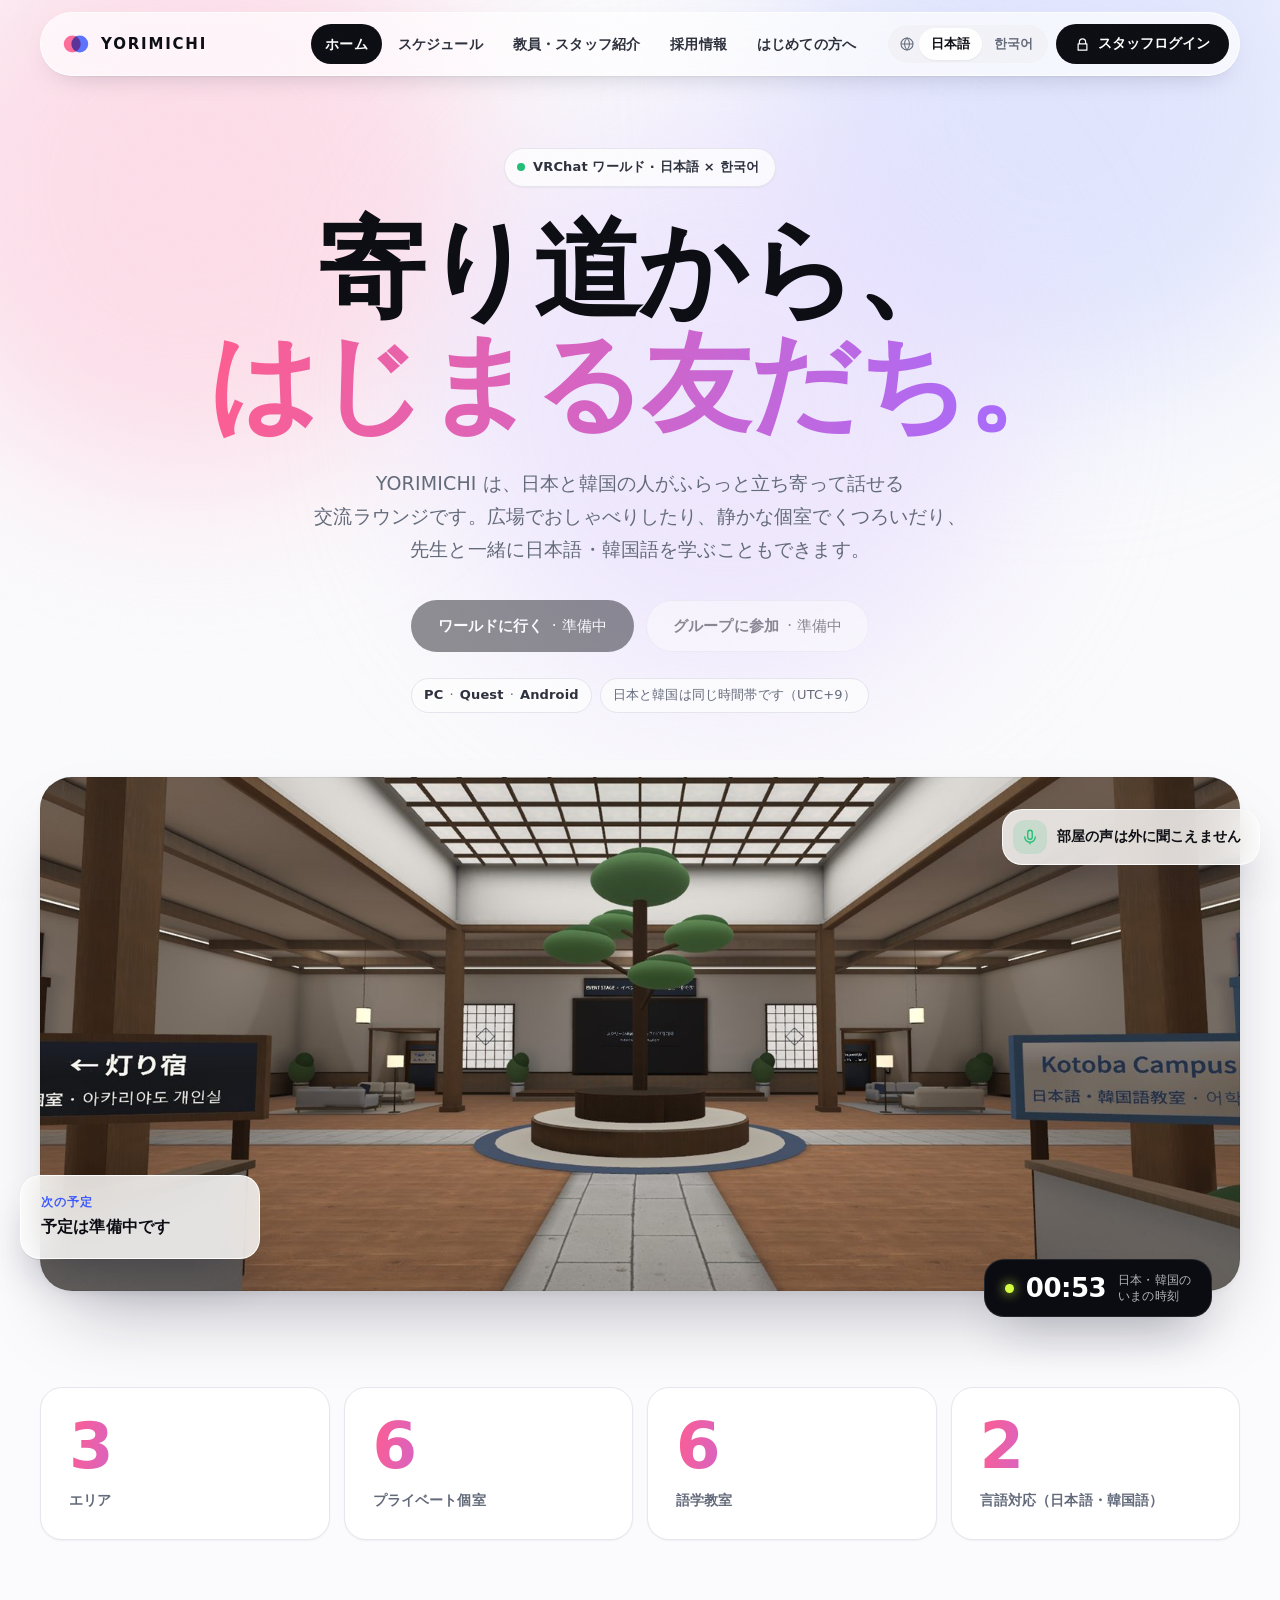
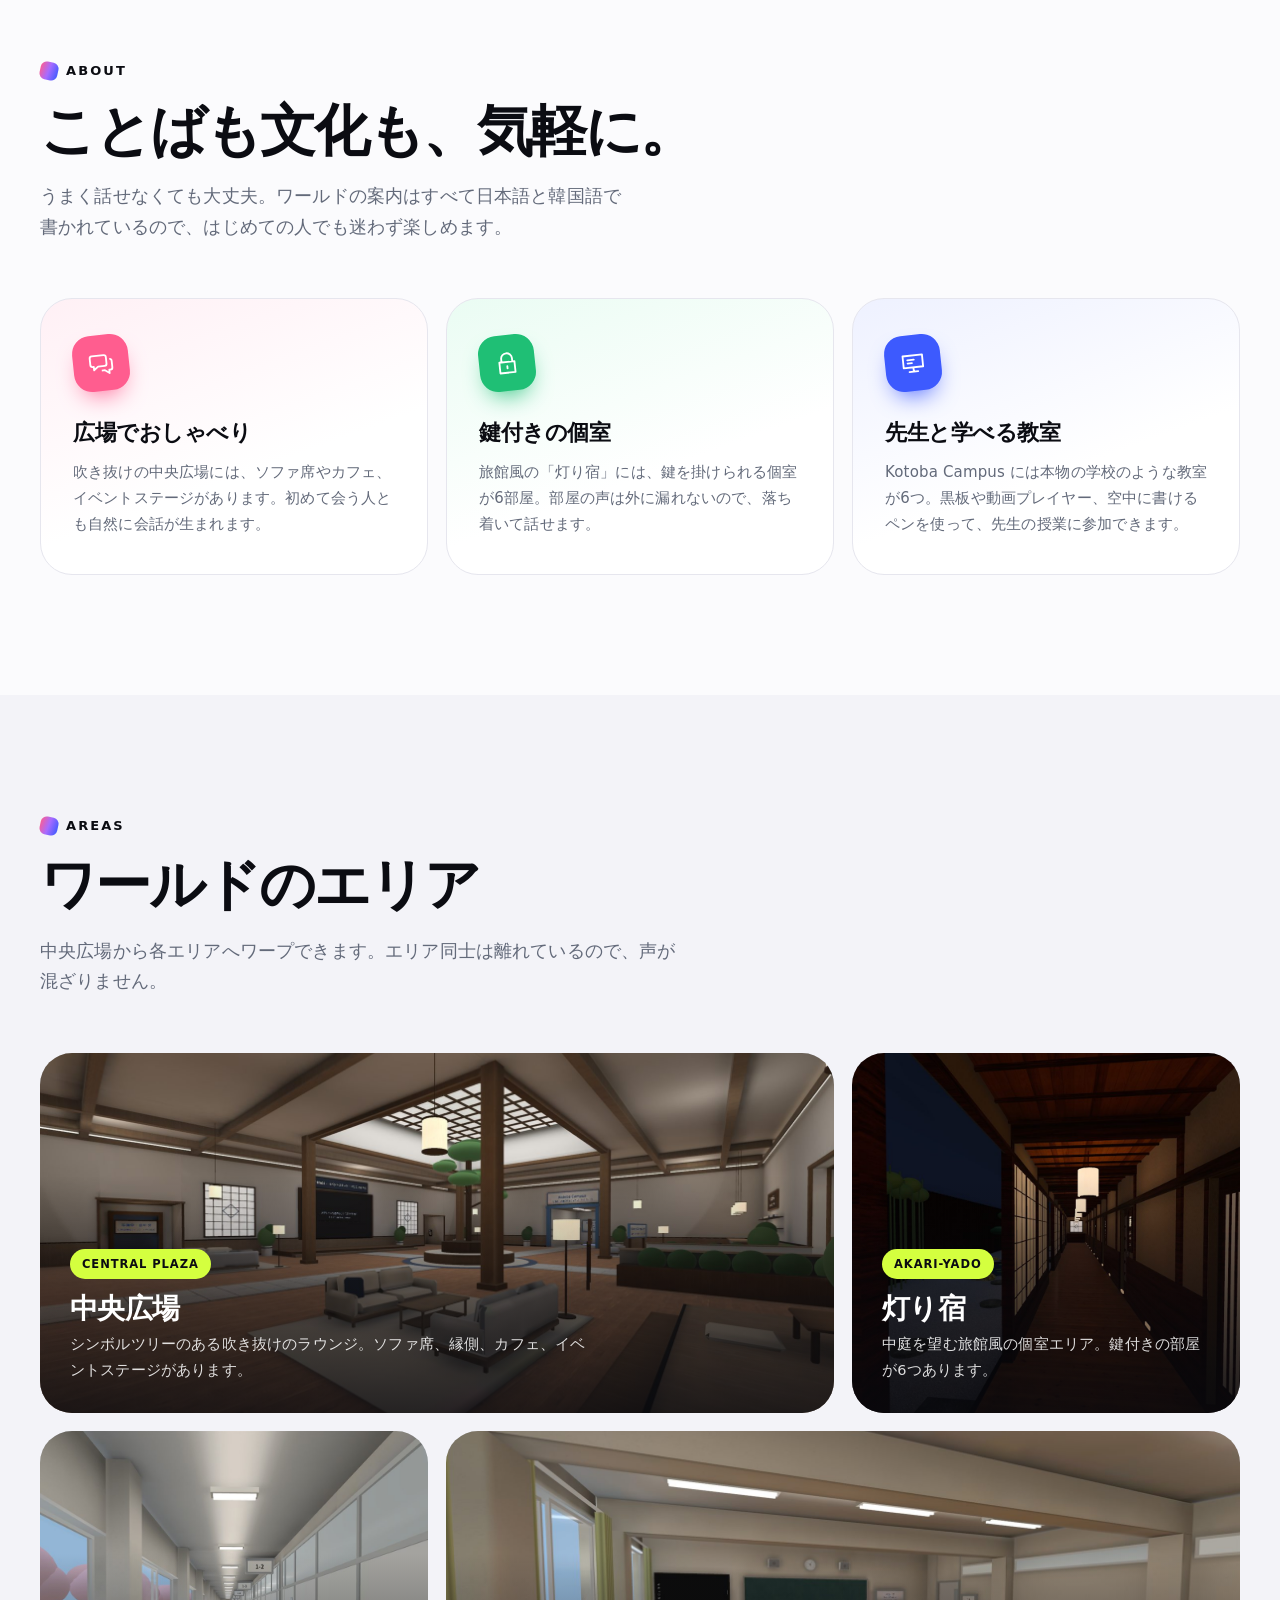
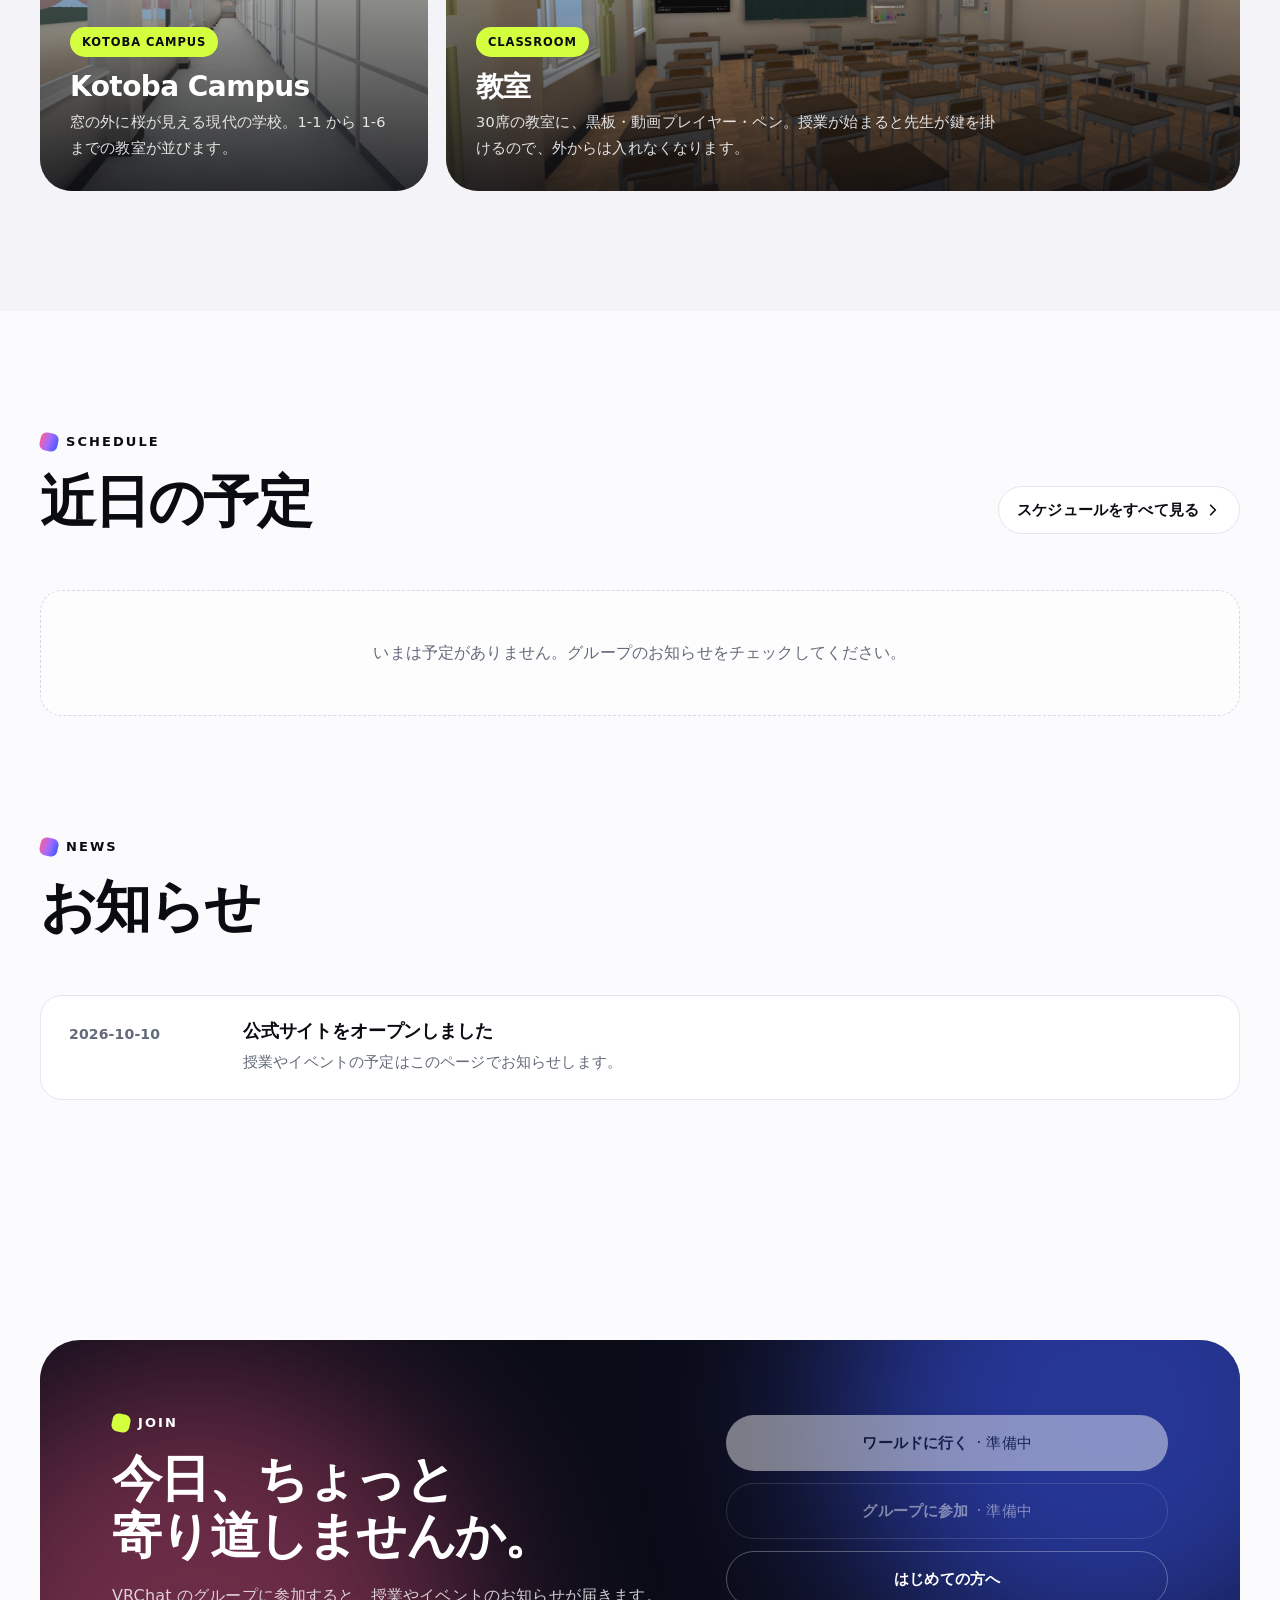
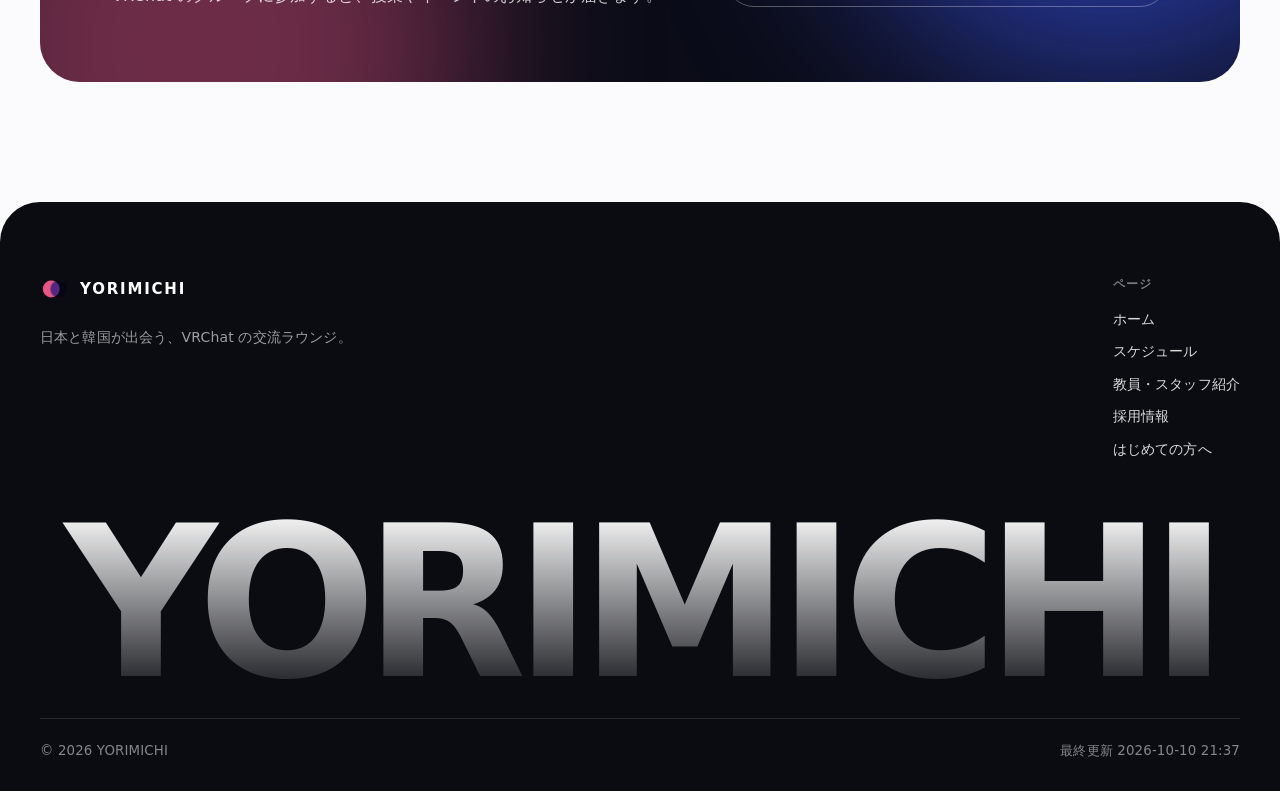
<file: index.html>
<!doctype html>
<html lang="ja">
<head>
  <meta charset="utf-8">
  <meta http-equiv="Content-Security-Policy" content="default-src 'self'; script-src 'self'; style-src 'self' 'unsafe-inline' https://fonts.googleapis.com; font-src https://fonts.gstatic.com; img-src 'self' data: https:; connect-src 'self' https://yorimichi-api.soluto484.workers.dev; object-src 'none'; base-uri 'self'; form-action 'none'">
  <meta name="viewport" content="width=device-width, initial-scale=1">
  <title>YORIMICHI | 日韓交流ラウンジ</title>
  <meta name="description" content="YORIMICHI は日本と韓国の人が気軽に寄り道できる VRChat の交流ワールドです。広場・個室・日本語/韓国語教室があります。">
  <meta property="og:title" content="YORIMICHI | 日韓交流ラウンジ">
  <meta property="og:description" content="日本と韓国が出会う VRChat の交流ワールド · 일본과 한국이 만나는 VRChat 교류 월드">
  <meta property="og:type" content="website">
  <meta property="og:image" content="images/plaza_hero.jpg">
  <meta name="twitter:card" content="summary_large_image">
  <meta name="theme-color" content="#ffffff">
  <link rel="icon" href="assets/favicon.svg" type="image/svg+xml">
  <link rel="preconnect" href="https://fonts.googleapis.com">
  <link rel="preconnect" href="https://fonts.gstatic.com" crossorigin>
  <link href="https://fonts.googleapis.com/css2?family=Inter:wght@400;500;600;700;800&family=Plus+Jakarta+Sans:wght@700;800&family=Noto+Sans+JP:wght@400;500;700;900&family=Noto+Sans+KR:wght@400;500;700;900&display=swap" rel="stylesheet">
  <link rel="stylesheet" href="assets/css/style.css?v=20261012b">
</head>
<body data-page="home">
  <div id="site-header"></div>

  <main id="main">
    <section class="hero">
      <div class="hero__mesh" aria-hidden="true"><span></span><span></span><span></span></div>
      <div class="container hero__head reveal">
        <p class="pill"><span class="pill__dot"></span><span data-i18n="hero.eyebrow">VRChat ワールド · 日本語 × 한국어</span></p>
        <h1 class="hero__title" data-i18n-html="hero.title">寄り道から、<br><span class="grad">はじまる友だち。</span></h1>
        <p class="hero__lead" data-i18n="hero.lead"></p>
        <div class="hero__cta">
          <a class="btn btn--primary" data-link="world_url" href="#"><span data-i18n="cta.world">ワールドに行く</span><svg viewBox="0 0 20 20" aria-hidden="true"><path d="M7 4l6 6-6 6" fill="none" stroke="currentColor" stroke-width="2" stroke-linecap="round" stroke-linejoin="round"/></svg></a>
          <a class="btn btn--ghost" data-link="group_url" href="#" data-i18n="cta.group">グループに参加</a>
        </div>
        <ul class="hero__meta">
          <li><b>PC</b> · <b>Quest</b> · <b>Android</b></li>
          <li data-i18n="hero.tz"></li>
        </ul>
      </div>
      <div class="container">
        <div class="notice-wrap" id="notice" hidden><div class="notice"><span class="notice__dot"></span><span id="notice-text"></span></div></div>
        <div class="hero__visual reveal">
          <figure class="shot shot--hero">
            <img data-img="hero_image" src="images/plaza_hero.jpg" alt="" width="1600" height="900" fetchpriority="high">
          </figure>
          <a class="float-card float-card--next" href="schedule.html">
            <p class="float-card__label" data-i18n="hero.next">次の予定</p>
            <p class="float-card__title" id="next-title">—</p>
            <p class="float-card__meta" id="next-meta"></p>
          </a>
          <div class="float-card float-card--voice">
            <span class="float-card__icon" aria-hidden="true"><svg viewBox="0 0 24 24"><path d="M12 3a3 3 0 0 0-3 3v6a3 3 0 0 0 6 0V6a3 3 0 0 0-3-3zm7 9a7 7 0 0 1-14 0M12 19v2" fill="none" stroke="currentColor" stroke-width="1.8" stroke-linecap="round"/></svg></span>
            <span data-i18n="hero.voice"></span>
          </div>
          <div class="float-card float-card--clock" aria-live="off">
            <span class="live-dot" aria-hidden="true"></span><b id="now-clock">--:--</b><small data-i18n="hero.clock"></small>
          </div>
        </div>
      </div>
      <div class="container">
        <dl class="stats">
          <div class="reveal"><dt data-count="3">3</dt><dd data-i18n="stats.areas"></dd></div>
          <div class="reveal"><dt data-count="6">6</dt><dd data-i18n="stats.rooms"></dd></div>
          <div class="reveal"><dt data-count="6">6</dt><dd data-i18n="stats.classes"></dd></div>
          <div class="reveal"><dt data-count="2">2</dt><dd data-i18n="stats.langs"></dd></div>
        </dl>
      </div>
    </section>

    <section class="section" id="about">
      <div class="container">
        <header class="section__head reveal">
          <p class="eyebrow">About</p>
          <h2 data-i18n="about.title"></h2>
          <p class="section__lead" data-i18n="about.lead"></p>
        </header>
        <div class="features">
          <article class="feature reveal">
            <span class="feature__icon"><svg viewBox="0 0 24 24"><path d="M4 5h11a2 2 0 0 1 2 2v6a2 2 0 0 1-2 2H9l-4 3v-3H4a2 2 0 0 1-2-2V7a2 2 0 0 1 2-2zm16 4a2 2 0 0 1 2 2v6a2 2 0 0 1-2 2h-1v3l-4-3h-3" fill="none" stroke="currentColor" stroke-width="1.7" stroke-linejoin="round"/></svg></span>
            <h3 data-i18n="f1.title"></h3><p data-i18n="f1.body"></p>
          </article>
          <article class="feature reveal">
            <span class="feature__icon"><svg viewBox="0 0 24 24"><path d="M7 11V8a5 5 0 0 1 10 0v3M5 11h14v10H5zM12 15v2" fill="none" stroke="currentColor" stroke-width="1.7" stroke-linecap="round" stroke-linejoin="round"/></svg></span>
            <h3 data-i18n="f2.title"></h3><p data-i18n="f2.body"></p>
          </article>
          <article class="feature reveal">
            <span class="feature__icon"><svg viewBox="0 0 24 24"><path d="M3 5h18v11H3zM8 20h8M12 16v4M7 9h6M7 12h4" fill="none" stroke="currentColor" stroke-width="1.7" stroke-linecap="round" stroke-linejoin="round"/></svg></span>
            <h3 data-i18n="f3.title"></h3><p data-i18n="f3.body"></p>
          </article>
        </div>
      </div>
    </section>

    <section class="section section--soft" id="areas">
      <div class="container">
        <header class="section__head reveal">
          <p class="eyebrow">Areas</p>
          <h2 data-i18n="areas.title"></h2>
          <p class="section__lead" data-i18n="areas.lead"></p>
        </header>
        <div class="bento">
          <article class="tile tile--wide reveal">
            <img data-img="image_plaza" src="images/plaza_lounge.jpg" alt="" loading="lazy">
            <div class="tile__body"><span class="tag">Central Plaza</span><h3 data-i18n="area.plaza.title"></h3><p data-i18n="area.plaza.body"></p></div>
          </article>
          <article class="tile reveal">
            <img data-img="image_akari" src="images/akari_corridor.jpg" alt="" loading="lazy">
            <div class="tile__body"><span class="tag">Akari-yado</span><h3 data-i18n="area.akari.title"></h3><p data-i18n="area.akari.body"></p></div>
          </article>
          <article class="tile reveal">
            <img data-img="image_kotoba" src="images/kotoba_corridor.jpg" alt="" loading="lazy">
            <div class="tile__body"><span class="tag">Kotoba Campus</span><h3>Kotoba Campus</h3><p data-i18n="area.kotoba.body"></p></div>
          </article>
          <article class="tile tile--wide reveal">
            <img data-img="image_classroom" src="images/classroom.jpg" alt="" loading="lazy">
            <div class="tile__body"><span class="tag">Classroom</span><h3 data-i18n="area.class.title"></h3><p data-i18n="area.class.body"></p></div>
          </article>
        </div>
      </div>
    </section>

    <section class="section">
      <div class="container">
        <header class="section__head section__head--row reveal">
          <div><p class="eyebrow">Schedule</p><h2 data-i18n="home.upcoming"></h2></div>
          <a class="link-more" href="schedule.html"><span data-i18n="home.allSchedule"></span><svg viewBox="0 0 20 20" aria-hidden="true"><path d="M7 4l6 6-6 6" fill="none" stroke="currentColor" stroke-width="2" stroke-linecap="round" stroke-linejoin="round"/></svg></a>
        </header>
        <ol class="schedule" id="schedule-list" data-limit="3"></ol>
        <p class="empty" id="schedule-empty" hidden data-i18n="schedule.empty"></p>
      </div>
    </section>

    <section class="section section--flush" id="news" hidden>
      <div class="container">
        <header class="section__head reveal"><p class="eyebrow">News</p><h2 data-i18n="news.title"></h2></header>
        <ul class="news" id="news-list"></ul>
      </div>
    </section>

    <section class="section">
      <div class="container">
        <div class="join reveal">
          <div class="join__copy">
            <p class="eyebrow eyebrow--light">Join</p>
            <h2 data-i18n="join.title"></h2>
            <p class="join__lead" data-i18n="join.lead"></p>
          </div>
          <div class="join__actions">
            <a class="btn btn--light" data-link="world_url" href="#" data-i18n="cta.world"></a>
            <a class="btn btn--outline-light" data-link="group_url" href="#" data-i18n="cta.group"></a>
            <a class="btn btn--outline-light" href="guide.html" data-i18n="cta.guide"></a>
          </div>
        </div>
      </div>
    </section>
  </main>

  <div id="site-footer"></div>
  <script src="assets/js/main.js?v=20261012b"></script>
</body>
</html>
</file>
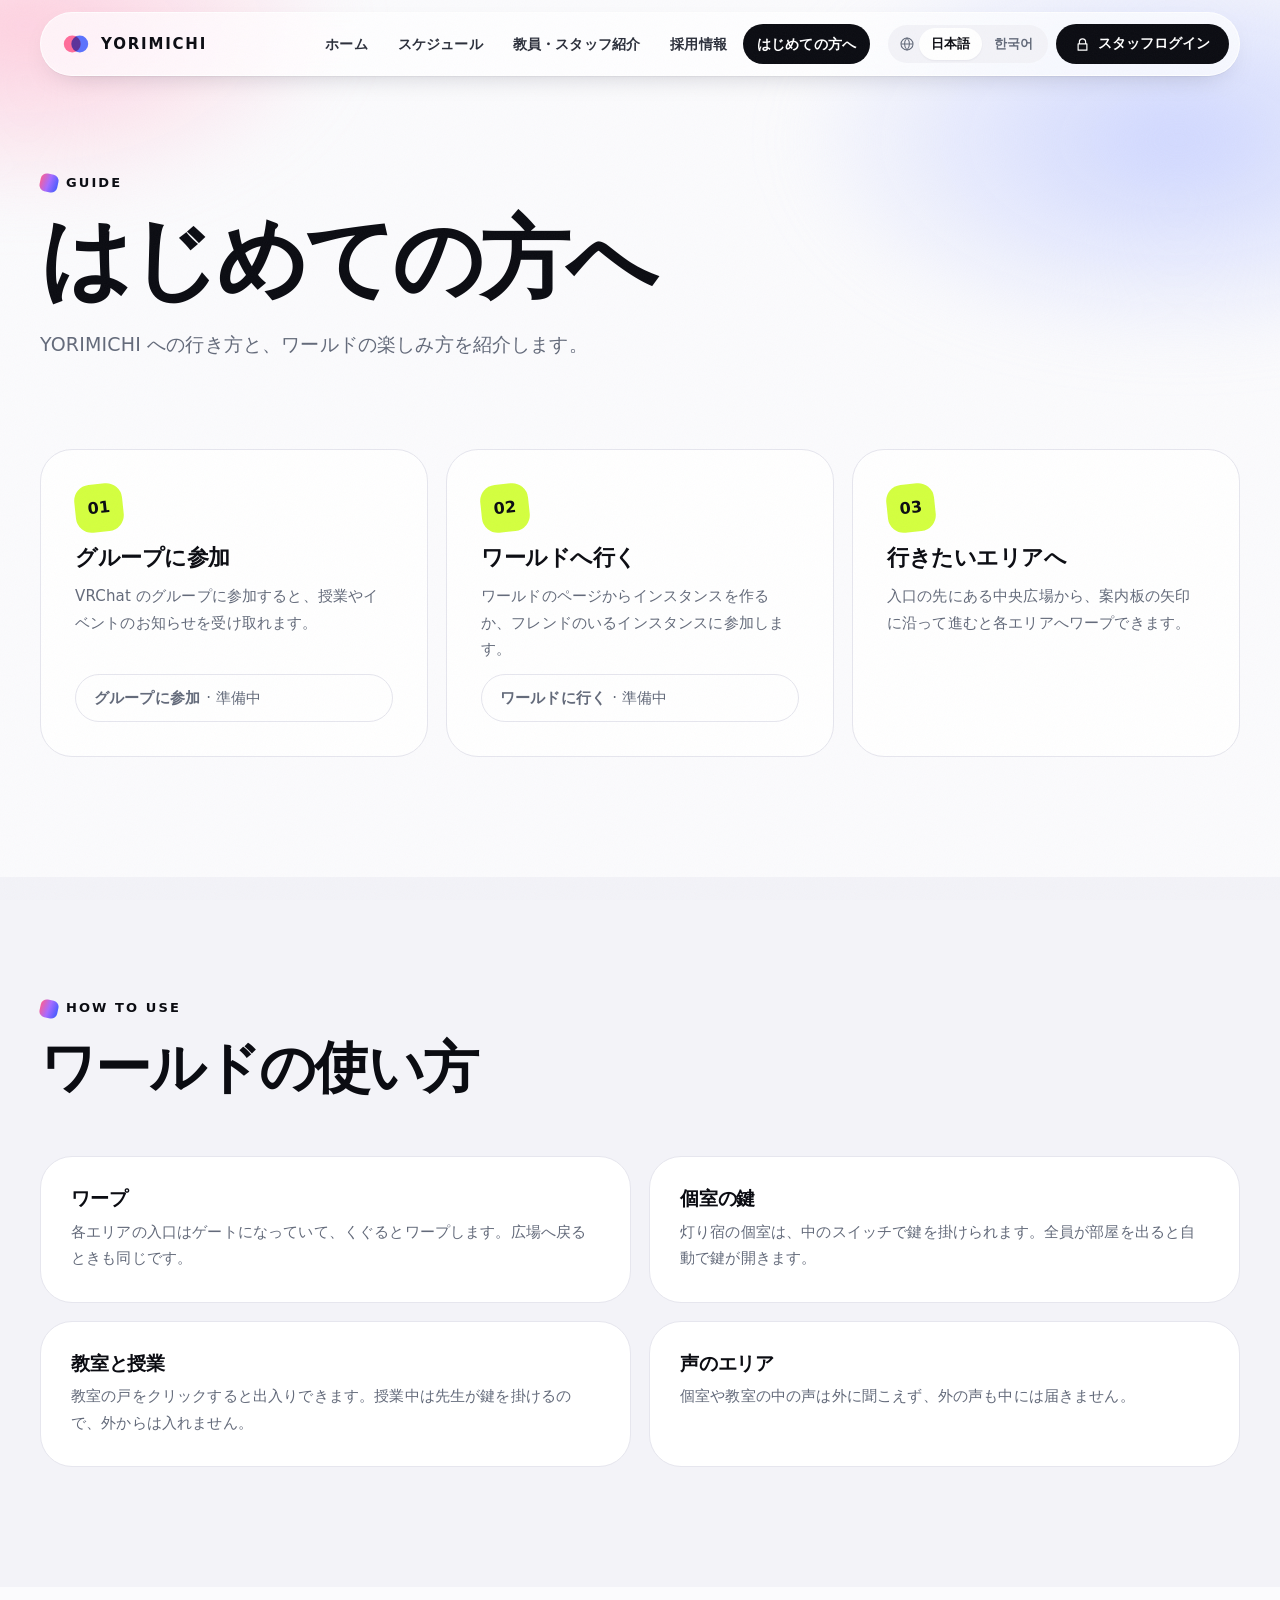
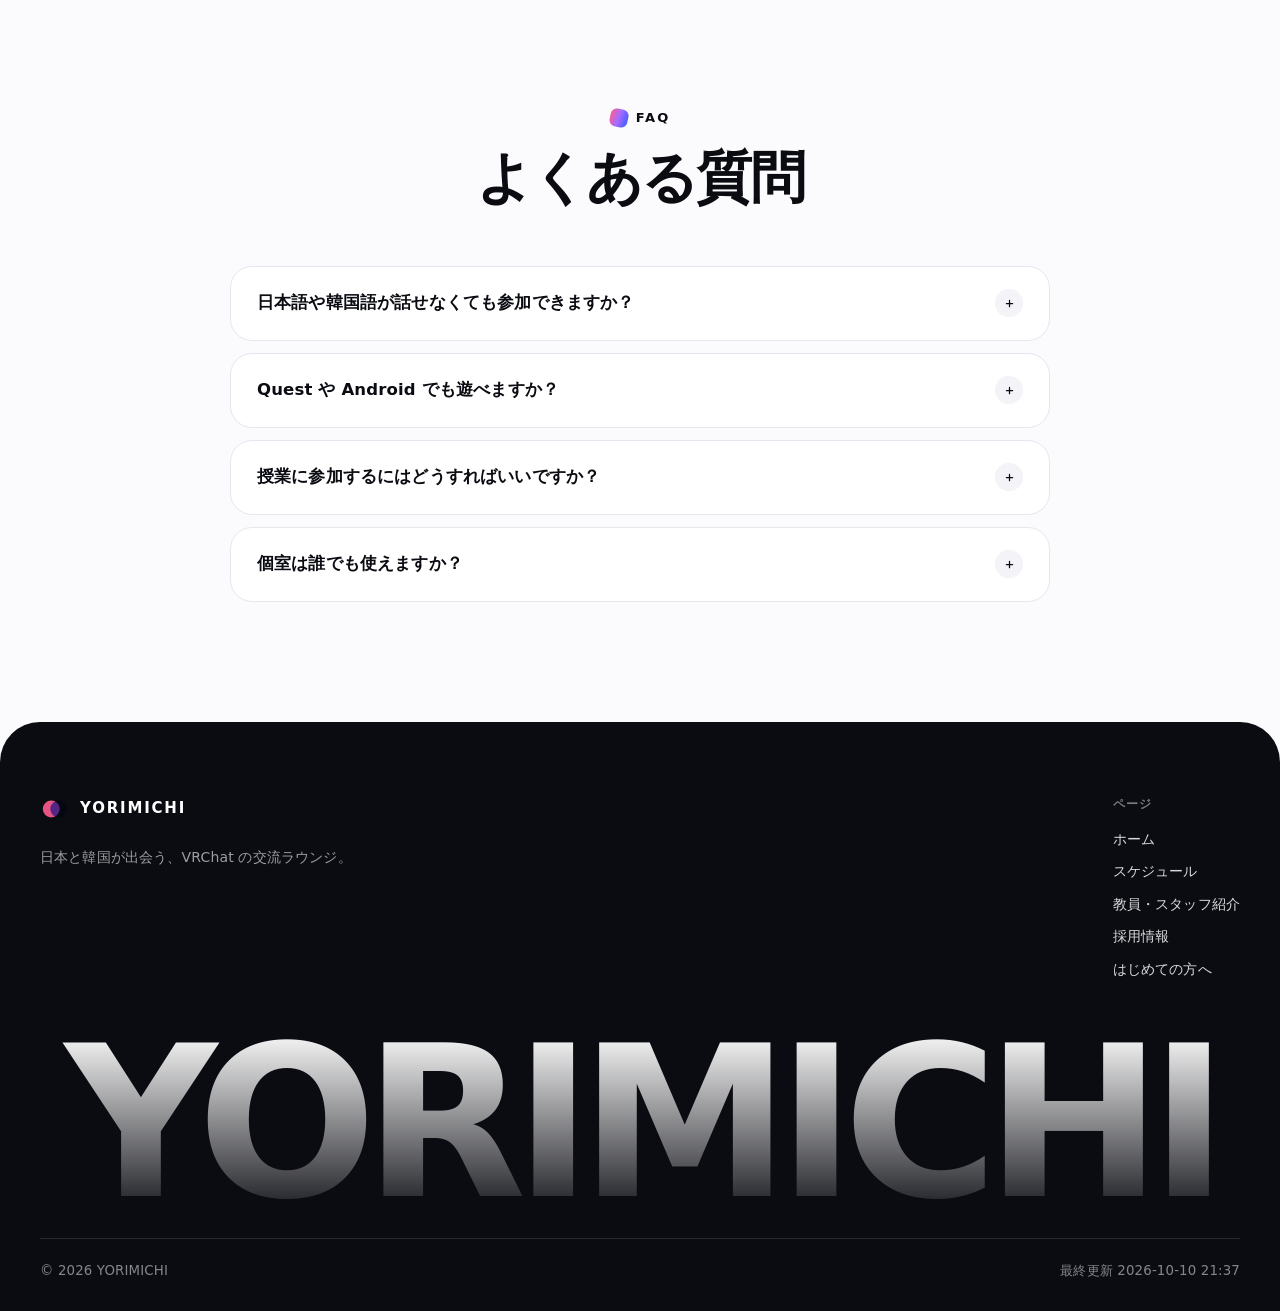
<file: guide.html>
<!doctype html>
<html lang="ja">
<head>
  <meta charset="utf-8">
  <meta http-equiv="Content-Security-Policy" content="default-src 'self'; script-src 'self'; style-src 'self' 'unsafe-inline' https://fonts.googleapis.com; font-src https://fonts.gstatic.com; img-src 'self' data: https:; connect-src 'self' https://yorimichi-api.soluto484.workers.dev; object-src 'none'; base-uri 'self'; form-action 'none'">
  <meta name="viewport" content="width=device-width, initial-scale=1">
  <title>はじめての方へ | YORIMICHI</title>
  <meta name="description" content="YORIMICHI への行き方、ワールドの使い方、よくある質問。">
  <meta property="og:title" content="はじめての方へ | YORIMICHI">
  <meta property="og:image" content="images/plaza_hero.jpg">
  <meta name="theme-color" content="#ffffff">
  <link rel="icon" href="assets/favicon.svg" type="image/svg+xml">
  <link rel="preconnect" href="https://fonts.googleapis.com">
  <link rel="preconnect" href="https://fonts.gstatic.com" crossorigin>
  <link href="https://fonts.googleapis.com/css2?family=Inter:wght@400;500;600;700;800&family=Plus+Jakarta+Sans:wght@700;800&family=Noto+Sans+JP:wght@400;500;700;900&family=Noto+Sans+KR:wght@400;500;700;900&display=swap" rel="stylesheet">
  <link rel="stylesheet" href="assets/css/style.css?v=20261012b">
</head>
<body data-page="guide">
  <div id="site-header"></div>
  <main id="main">
    <section class="page-hero">
      <div class="hero__glow" aria-hidden="true"></div>
      <div class="container reveal">
        <p class="eyebrow">Guide</p>
        <h1 data-i18n="guide.title"></h1>
        <p class="page-hero__lead" data-i18n="guide.lead"></p>
      </div>
    </section>

    <section class="section section--top">
      <div class="container">
        <ol class="step-cards">
          <li class="step-card reveal"><span class="step-card__num">01</span><h3 data-i18n="guide.s1.title"></h3><p data-i18n="guide.s1.body"></p><a class="link-more" data-link="group_url" href="#"><span data-i18n="cta.group"></span></a></li>
          <li class="step-card reveal"><span class="step-card__num">02</span><h3 data-i18n="guide.s2.title"></h3><p data-i18n="guide.s2.body"></p><a class="link-more" data-link="world_url" href="#"><span data-i18n="cta.world"></span></a></li>
          <li class="step-card reveal"><span class="step-card__num">03</span><h3 data-i18n="guide.s3.title"></h3><p data-i18n="guide.s3.body"></p></li>
        </ol>
      </div>
    </section>

    <section class="section section--soft">
      <div class="container">
        <header class="section__head reveal">
          <p class="eyebrow">How to use</p>
          <h2 data-i18n="guide.use.title"></h2>
        </header>
        <div class="tips">
          <article class="tip reveal"><h3 data-i18n="guide.t1.title"></h3><p data-i18n="guide.t1.body"></p></article>
          <article class="tip reveal"><h3 data-i18n="guide.t2.title"></h3><p data-i18n="guide.t2.body"></p></article>
          <article class="tip reveal"><h3 data-i18n="guide.t3.title"></h3><p data-i18n="guide.t3.body"></p></article>
          <article class="tip reveal"><h3 data-i18n="guide.t4.title"></h3><p data-i18n="guide.t4.body"></p></article>
        </div>
      </div>
    </section>

    <section class="section" id="faq">
      <div class="container container--narrow">
        <header class="section__head section__head--center reveal">
          <p class="eyebrow">FAQ</p>
          <h2 data-i18n="faq.title"></h2>
        </header>
        <div class="faq" id="faq-list"></div>
        <div class="faq-contact" id="faq-contact" hidden>
          <p data-i18n="faq.contact.lead"></p>
          <a class="btn btn--primary" data-link="contact_form_url" href="#"><span data-i18n="faq.contact.btn"></span><svg viewBox="0 0 20 20" aria-hidden="true"><path d="M7 4l6 6-6 6" fill="none" stroke="currentColor" stroke-width="2" stroke-linecap="round" stroke-linejoin="round"/></svg></a>
        </div>
      </div>
    </section>
  </main>
  <div id="site-footer"></div>
  <script src="assets/js/main.js?v=20261012b"></script>
</body>
</html>
</file>
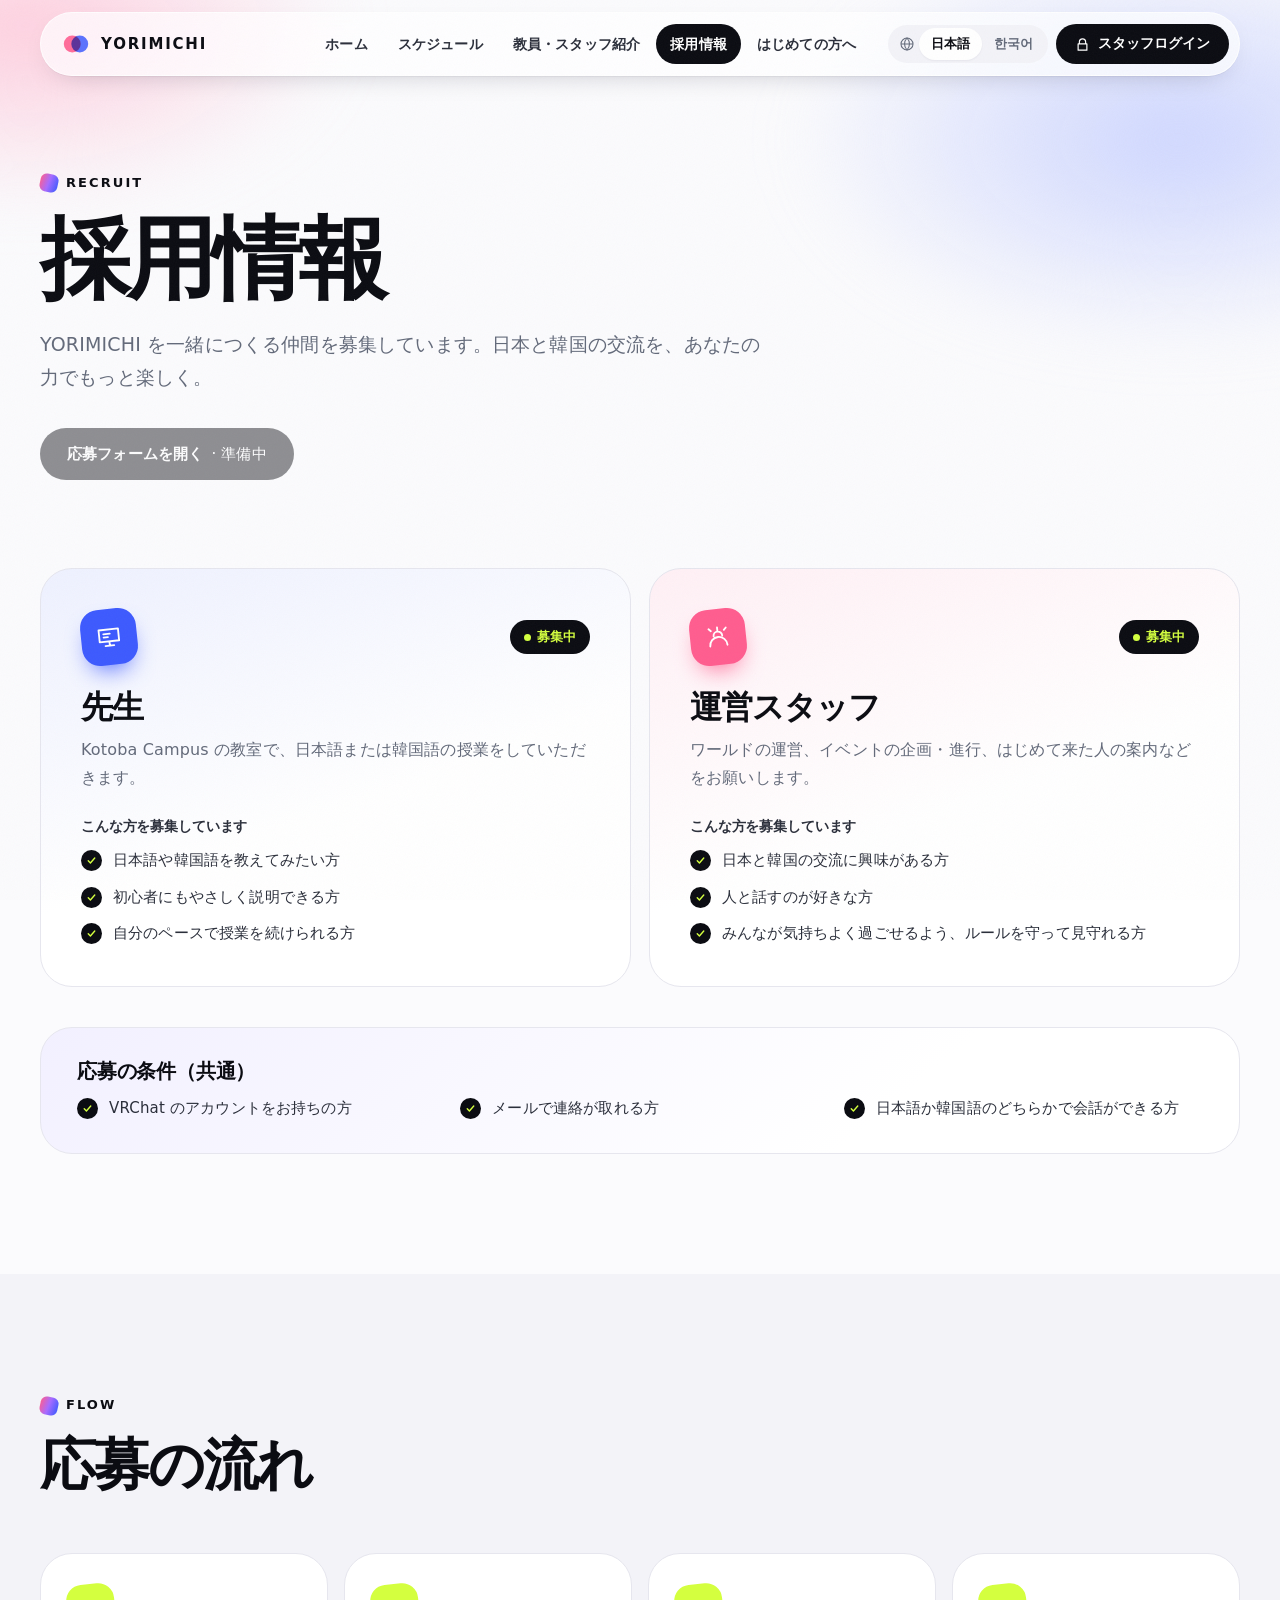
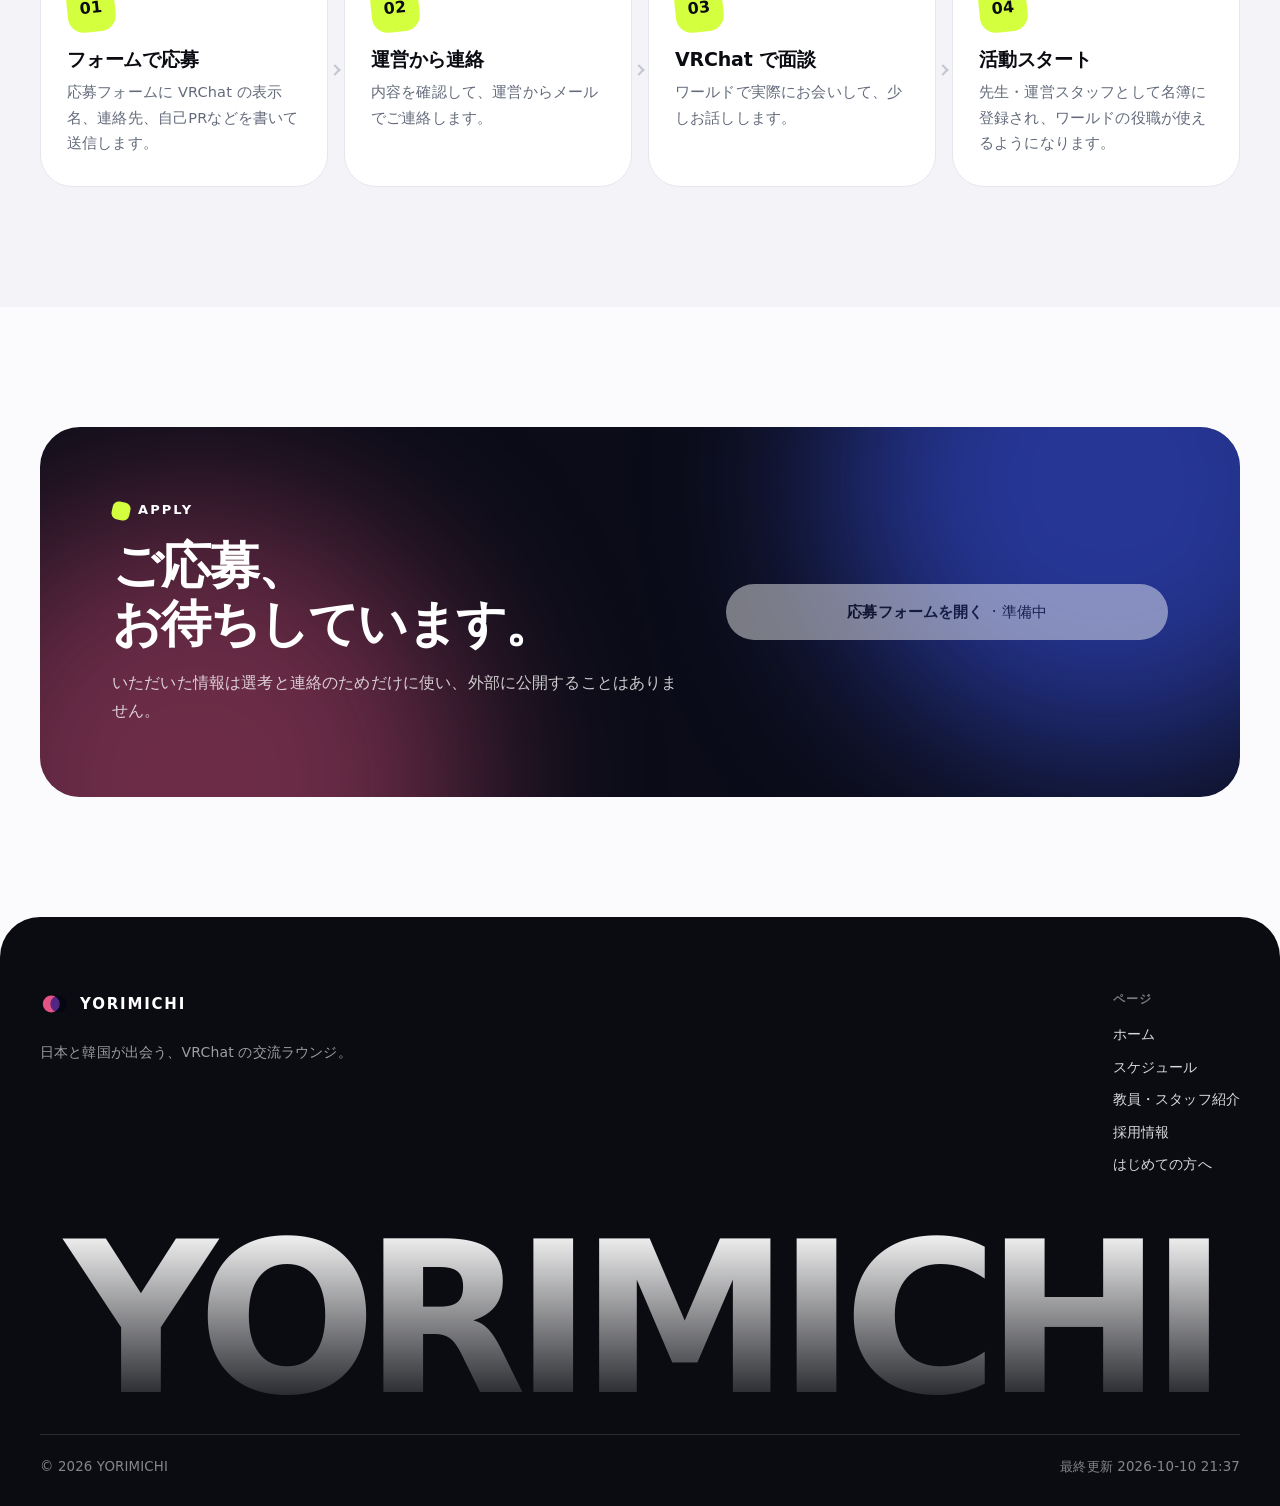
<file: recruit.html>
<!doctype html>
<html lang="ja">
<head>
  <meta charset="utf-8">
  <meta http-equiv="Content-Security-Policy" content="default-src 'self'; script-src 'self'; style-src 'self' 'unsafe-inline' https://fonts.googleapis.com; font-src https://fonts.gstatic.com; img-src 'self' data: https:; connect-src 'self' https://yorimichi-api.soluto484.workers.dev; object-src 'none'; base-uri 'self'; form-action 'none'">
  <meta name="viewport" content="width=device-width, initial-scale=1">
  <title>採用情報 | YORIMICHI</title>
  <meta name="description" content="YORIMICHI の先生・運営スタッフ募集。">
  <meta property="og:title" content="採用情報 | YORIMICHI">
  <meta property="og:image" content="images/classroom.jpg">
  <meta name="theme-color" content="#ffffff">
  <link rel="icon" href="assets/favicon.svg" type="image/svg+xml">
  <link rel="preconnect" href="https://fonts.googleapis.com">
  <link rel="preconnect" href="https://fonts.gstatic.com" crossorigin>
  <link href="https://fonts.googleapis.com/css2?family=Inter:wght@400;500;600;700;800&family=Plus+Jakarta+Sans:wght@700;800&family=Noto+Sans+JP:wght@400;500;700;900&family=Noto+Sans+KR:wght@400;500;700;900&display=swap" rel="stylesheet">
  <link rel="stylesheet" href="assets/css/style.css?v=20261012b">
</head>
<body data-page="recruit">
  <div id="site-header"></div>
  <main id="main">
    <section class="page-hero">
      <div class="hero__glow" aria-hidden="true"></div>
      <div class="container reveal">
        <p class="eyebrow">Recruit</p>
        <h1 data-i18n="recruit.title"></h1>
        <p class="page-hero__lead" data-i18n="recruit.lead"></p>
        <div class="hero__cta">
          <a class="btn btn--primary" data-link="recruit_form_url" href="#"><span data-i18n="recruit.apply"></span><svg viewBox="0 0 20 20" aria-hidden="true"><path d="M7 4l6 6-6 6" fill="none" stroke="currentColor" stroke-width="2" stroke-linecap="round" stroke-linejoin="round"/></svg></a>
        </div>
      </div>
    </section>

    <section class="section section--top">
      <div class="container">
        <div class="positions">
          <article class="position reveal" data-recruit="recruit_teacher">
            <div class="position__head">
              <span class="position__icon position__icon--blue"><svg viewBox="0 0 24 24"><path d="M3 5h18v11H3zM8 20h8M12 16v4M7 9h6M7 12h4" fill="none" stroke="currentColor" stroke-width="1.7" stroke-linecap="round" stroke-linejoin="round"/></svg></span>
              <span class="status" data-status></span>
            </div>
            <h2 data-i18n="recruit.teacher.title"></h2>
            <p class="position__lead" data-i18n="recruit.teacher.body"></p>
            <h3 data-i18n="recruit.want"></h3>
            <ul class="checks">
              <li data-i18n="recruit.teacher.w1"></li>
              <li data-i18n="recruit.teacher.w2"></li>
              <li data-i18n="recruit.teacher.w3"></li>
            </ul>
          </article>
          <article class="position reveal" data-recruit="recruit_staff">
            <div class="position__head">
              <span class="position__icon position__icon--pink"><svg viewBox="0 0 24 24"><path d="M16 11a4 4 0 1 0-8 0M4 20a8 8 0 0 1 16 0M12 7V3M18 6l2-2M6 6 4 4" fill="none" stroke="currentColor" stroke-width="1.7" stroke-linecap="round" stroke-linejoin="round"/></svg></span>
              <span class="status" data-status></span>
            </div>
            <h2 data-i18n="recruit.staff.title"></h2>
            <p class="position__lead" data-i18n="recruit.staff.body"></p>
            <h3 data-i18n="recruit.want"></h3>
            <ul class="checks">
              <li data-i18n="recruit.staff.w1"></li>
              <li data-i18n="recruit.staff.w2"></li>
              <li data-i18n="recruit.staff.w3"></li>
            </ul>
          </article>
        </div>

        <div class="callout reveal">
          <h2 data-i18n="recruit.common"></h2>
          <ul class="checks checks--inline">
            <li data-i18n="recruit.c1"></li>
            <li data-i18n="recruit.c2"></li>
            <li data-i18n="recruit.c3"></li>
          </ul>
        </div>
      </div>
    </section>

    <section class="section section--soft">
      <div class="container">
        <header class="section__head reveal">
          <p class="eyebrow">Flow</p>
          <h2 data-i18n="recruit.flow"></h2>
        </header>
        <ol class="flow">
          <li class="reveal"><span>01</span><h3 data-i18n="recruit.f1.title"></h3><p data-i18n="recruit.f1.body"></p></li>
          <li class="reveal"><span>02</span><h3 data-i18n="recruit.f2.title"></h3><p data-i18n="recruit.f2.body"></p></li>
          <li class="reveal"><span>03</span><h3 data-i18n="recruit.f3.title"></h3><p data-i18n="recruit.f3.body"></p></li>
          <li class="reveal"><span>04</span><h3 data-i18n="recruit.f4.title"></h3><p data-i18n="recruit.f4.body"></p></li>
        </ol>
      </div>
    </section>

    <section class="section">
      <div class="container">
        <div class="join reveal">
          <div class="join__copy">
            <p class="eyebrow eyebrow--light">Apply</p>
            <h2 data-i18n="recruit.ctaTitle"></h2>
            <p class="join__lead" data-i18n="recruit.privacy"></p>
          </div>
          <div class="join__actions">
            <a class="btn btn--light" data-link="recruit_form_url" href="#" data-i18n="recruit.apply"></a>
          </div>
        </div>
      </div>
    </section>
  </main>
  <div id="site-footer"></div>
  <script src="assets/js/main.js?v=20261012b"></script>
</body>
</html>
</file>
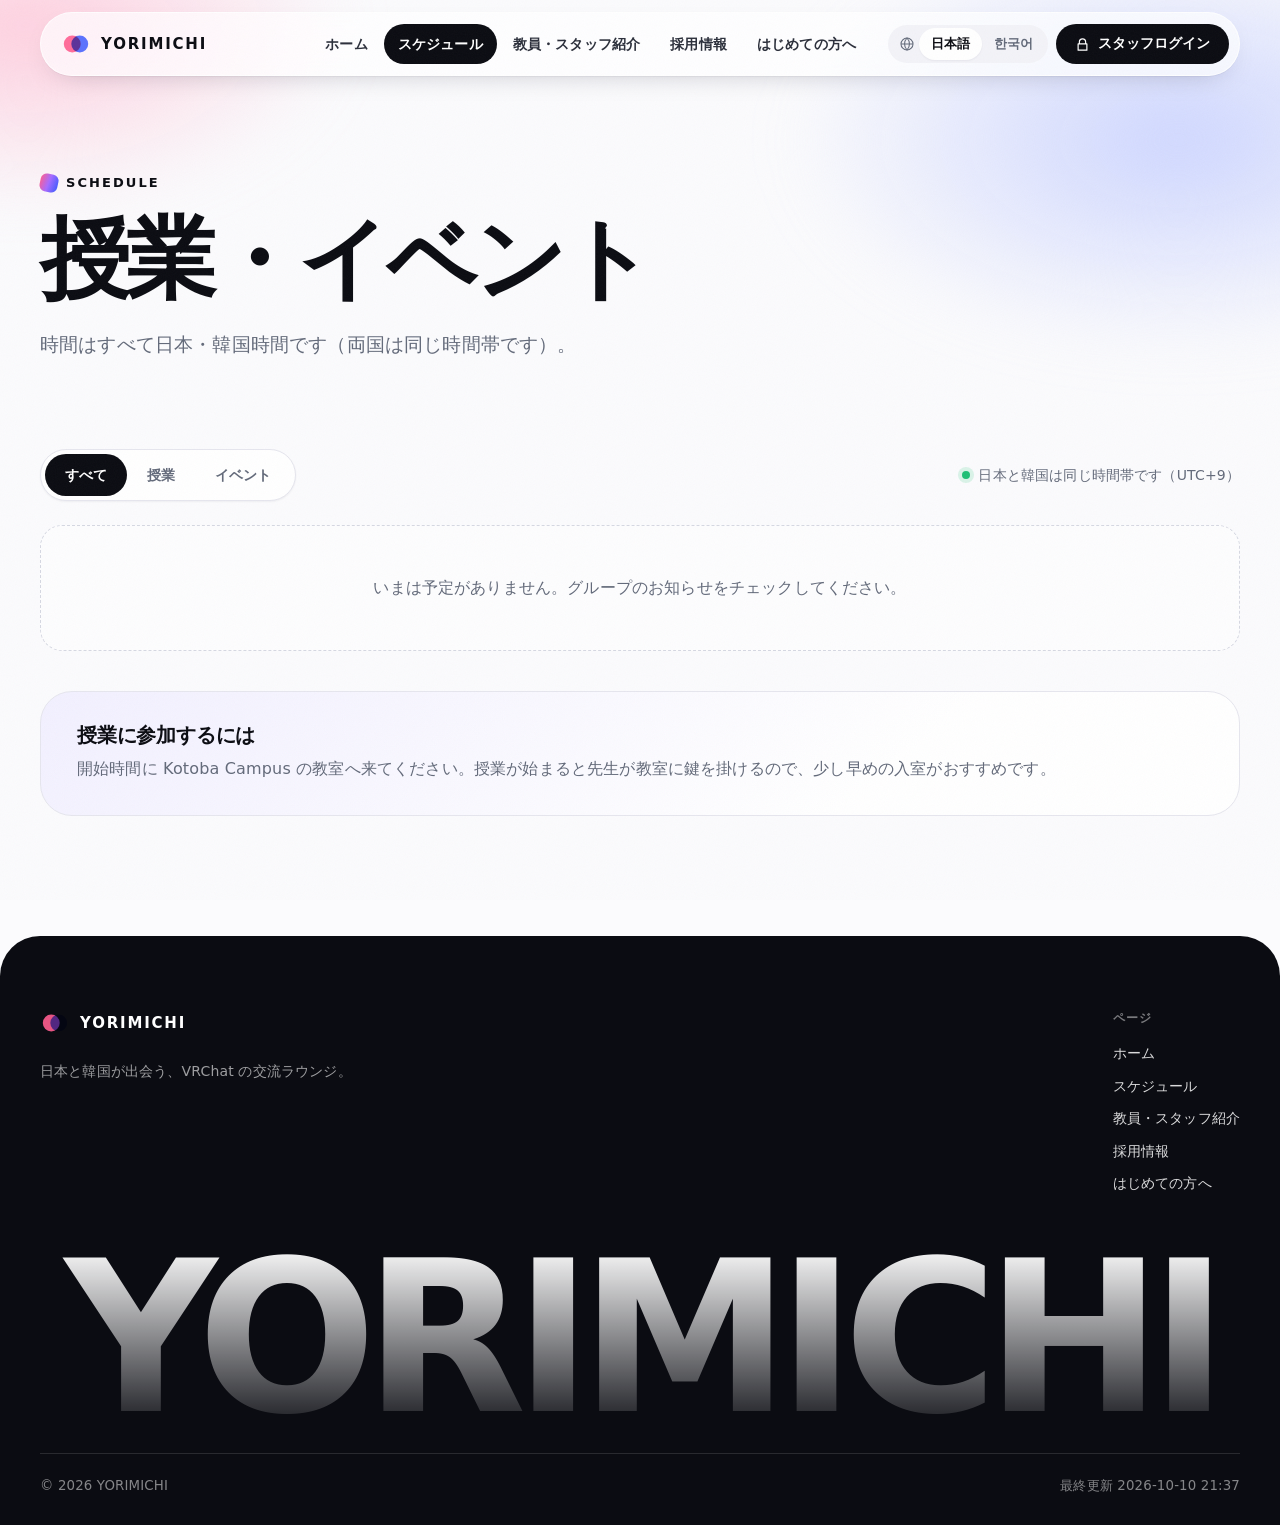
<file: schedule.html>
<!doctype html>
<html lang="ja">
<head>
  <meta charset="utf-8">
  <meta http-equiv="Content-Security-Policy" content="default-src 'self'; script-src 'self'; style-src 'self' 'unsafe-inline' https://fonts.googleapis.com; font-src https://fonts.gstatic.com; img-src 'self' data: https:; connect-src 'self' https://yorimichi-api.soluto484.workers.dev; object-src 'none'; base-uri 'self'; form-action 'none'">
  <meta name="viewport" content="width=device-width, initial-scale=1">
  <title>スケジュール | YORIMICHI</title>
  <meta name="description" content="YORIMICHI の授業・イベントのスケジュール。">
  <meta property="og:title" content="スケジュール | YORIMICHI">
  <meta property="og:image" content="images/classroom.jpg">
  <meta name="theme-color" content="#ffffff">
  <link rel="icon" href="assets/favicon.svg" type="image/svg+xml">
  <link rel="preconnect" href="https://fonts.googleapis.com">
  <link rel="preconnect" href="https://fonts.gstatic.com" crossorigin>
  <link href="https://fonts.googleapis.com/css2?family=Inter:wght@400;500;600;700;800&family=Plus+Jakarta+Sans:wght@700;800&family=Noto+Sans+JP:wght@400;500;700;900&family=Noto+Sans+KR:wght@400;500;700;900&display=swap" rel="stylesheet">
  <link rel="stylesheet" href="assets/css/style.css?v=20261012b">
</head>
<body data-page="schedule">
  <div id="site-header"></div>
  <main id="main">
    <section class="page-hero">
      <div class="hero__glow" aria-hidden="true"></div>
      <div class="container reveal">
        <p class="eyebrow">Schedule</p>
        <h1 data-i18n="schedule.title"></h1>
        <p class="page-hero__lead" data-i18n="schedule.lead"></p>
      </div>
    </section>
    <section class="section section--top">
      <div class="container">
        <div class="toolbar">
          <div class="tabs" role="tablist" aria-label="filter">
            <button type="button" role="tab" aria-selected="true" data-filter="all" data-i18n="filter.all"></button>
            <button type="button" role="tab" aria-selected="false" data-filter="lesson" data-i18n="filter.lesson"></button>
            <button type="button" role="tab" aria-selected="false" data-filter="event" data-i18n="filter.event"></button>
          </div>
          <p class="toolbar__note"><span class="dot dot--mint"></span><span data-i18n="hero.tz"></span></p>
        </div>
        <ol class="schedule" id="schedule-list"></ol>
        <p class="empty" id="schedule-empty" hidden data-i18n="schedule.empty"></p>
        <div class="callout reveal">
          <h2 data-i18n="schedule.howTitle"></h2>
          <p data-i18n="schedule.how"></p>
        </div>
      </div>
    </section>
  </main>
  <div id="site-footer"></div>
  <script src="assets/js/main.js?v=20261012b"></script>
</body>
</html>
</file>
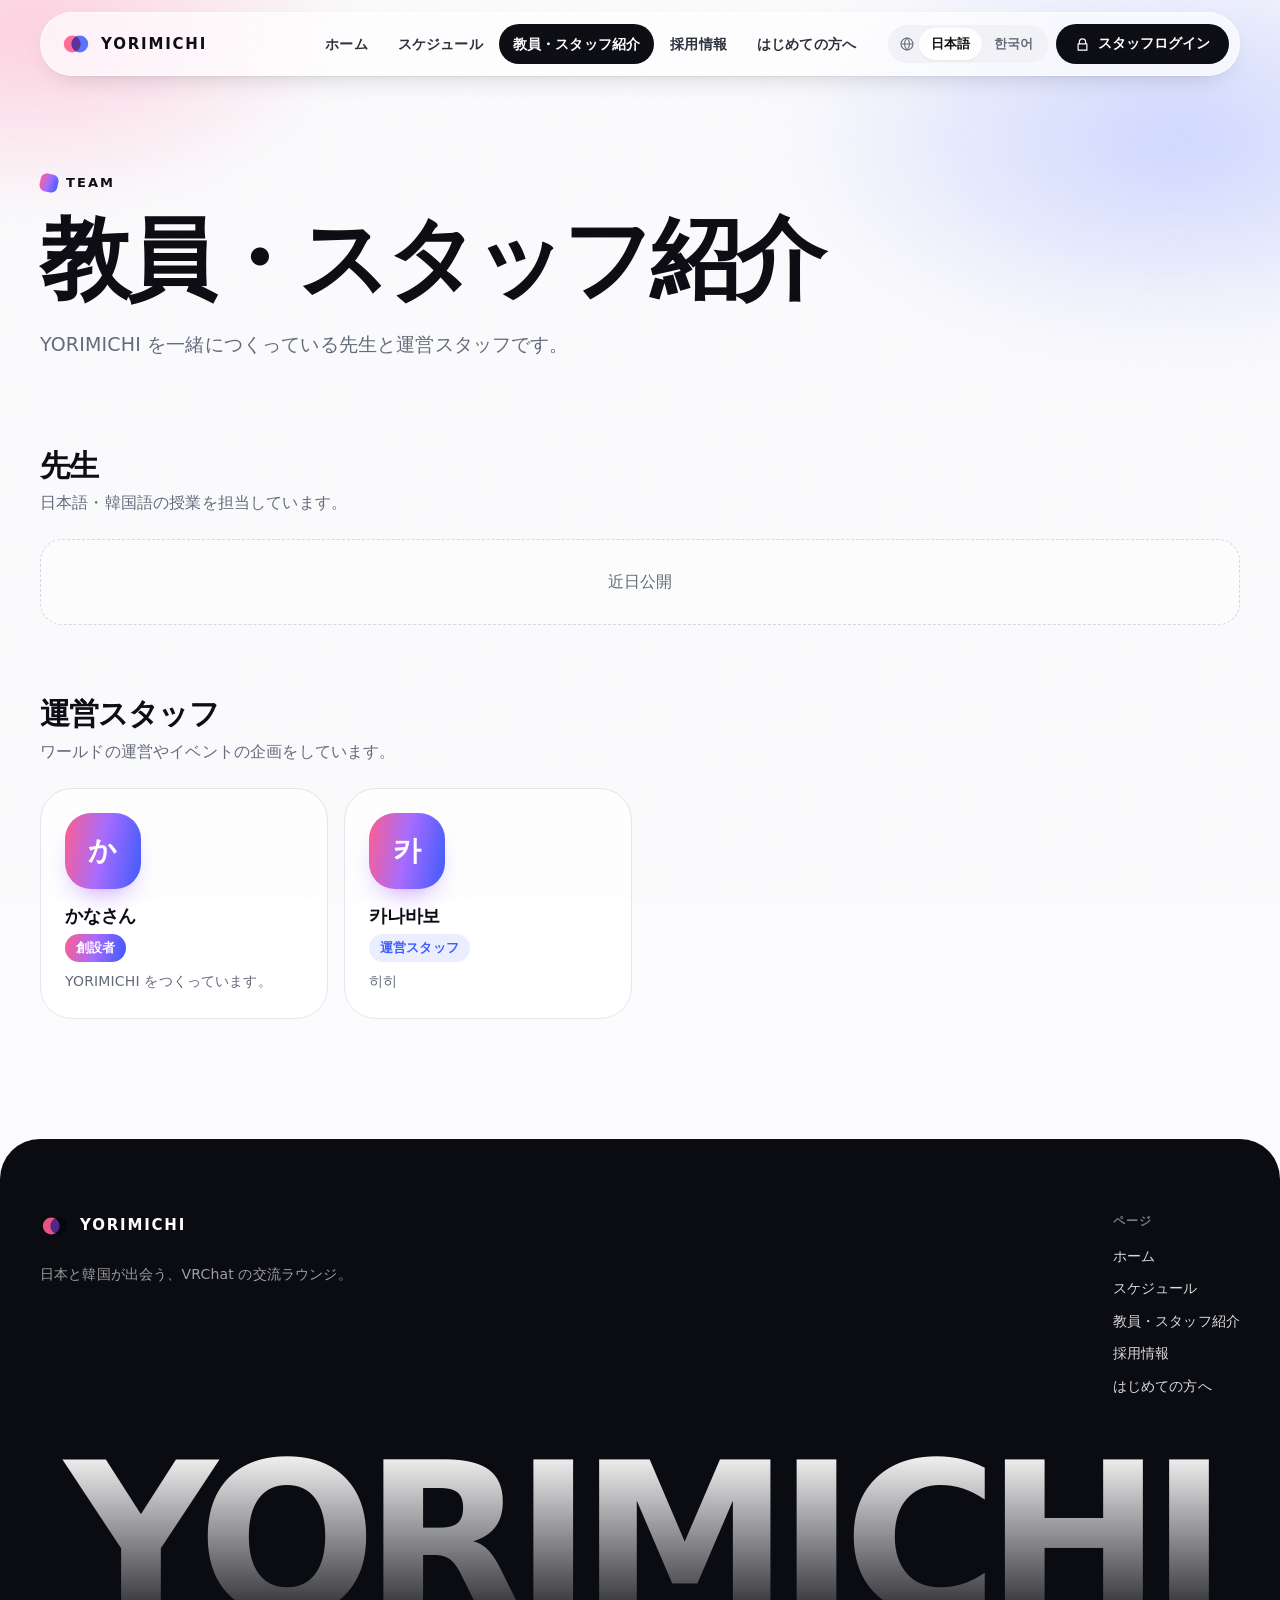
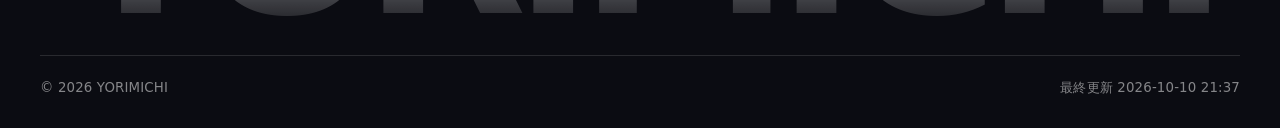
<file: team.html>
<!doctype html>
<html lang="ja">
<head>
  <meta charset="utf-8">
  <meta http-equiv="Content-Security-Policy" content="default-src 'self'; script-src 'self'; style-src 'self' 'unsafe-inline' https://fonts.googleapis.com; font-src https://fonts.gstatic.com; img-src 'self' data: https:; connect-src 'self' https://yorimichi-api.soluto484.workers.dev; object-src 'none'; base-uri 'self'; form-action 'none'">
  <meta name="viewport" content="width=device-width, initial-scale=1">
  <title>教員・スタッフ紹介 | YORIMICHI</title>
  <meta name="description" content="YORIMICHI の先生と運営スタッフの紹介。">
  <meta property="og:title" content="教員・スタッフ紹介 | YORIMICHI">
  <meta property="og:image" content="images/plaza_lounge.jpg">
  <meta name="theme-color" content="#ffffff">
  <link rel="icon" href="assets/favicon.svg" type="image/svg+xml">
  <link rel="preconnect" href="https://fonts.googleapis.com">
  <link rel="preconnect" href="https://fonts.gstatic.com" crossorigin>
  <link href="https://fonts.googleapis.com/css2?family=Inter:wght@400;500;600;700;800&family=Plus+Jakarta+Sans:wght@700;800&family=Noto+Sans+JP:wght@400;500;700;900&family=Noto+Sans+KR:wght@400;500;700;900&display=swap" rel="stylesheet">
  <link rel="stylesheet" href="assets/css/style.css?v=20261012b">
</head>
<body data-page="team">
  <div id="site-header"></div>
  <main id="main">
    <section class="page-hero">
      <div class="hero__glow" aria-hidden="true"></div>
      <div class="container reveal">
        <p class="eyebrow">Team</p>
        <h1 data-i18n="team.title"></h1>
        <p class="page-hero__lead" data-i18n="team.lead"></p>
      </div>
    </section>
    <section class="section section--top">
      <div class="container">
        <div class="group-head reveal"><h2 data-i18n="team.teachers"></h2><p data-i18n="team.teachersLead"></p></div>
        <div class="people" id="teacher-list"></div>
        <div class="group-head reveal"><h2 data-i18n="team.staff"></h2><p data-i18n="team.staffLead"></p></div>
        <div class="people" id="staff-list"></div>
      </div>
    </section>
  </main>
  <div id="site-footer"></div>
  <script src="assets/js/main.js?v=20261012b"></script>
</body>
</html>
</file>
<file: assets/css/style.css>
/* YORIMICHI site — v2 design: bright, playful, bilingual (ja / ko) */
:root {
  --bg: #fbfbfd;
  --soft: #f3f3f8;
  --soft-2: #ebebf3;
  --ink: #0b0c12;
  --ink-2: #2b2f3b;
  --muted: #636a7a;
  --line: #e6e6ee;
  --accent: #3d5afe;
  --accent-ink: #2a43d9;
  --sakura: #ff5d8f;
  --lilac: #a76bff;
  --mint: #1fbf75;
  --lime: #d4ff3f;
  --sun: #ffb547;
  --grad: linear-gradient(100deg, var(--sakura) 0%, var(--lilac) 48%, var(--accent) 100%);
  --radius: 22px;
  --radius-lg: 32px;
  --shadow-sm: 0 1px 2px rgba(16, 18, 40, .05);
  --shadow: 0 1px 2px rgba(16, 18, 40, .04), 0 12px 32px -12px rgba(16, 18, 40, .16);
  --shadow-lg: 0 2px 6px rgba(16, 18, 40, .04), 0 40px 80px -30px rgba(16, 18, 40, .35);
  --font-ja: "Inter", "Noto Sans JP", "Hiragino Sans", "Yu Gothic UI", system-ui, sans-serif;
  --font-ko: "Inter", "Noto Sans KR", "Apple SD Gothic Neo", "Malgun Gothic", system-ui, sans-serif;
  --font-display: "Plus Jakarta Sans", "Inter", system-ui, sans-serif;
  --ease: cubic-bezier(.2, .7, .2, 1);
  --spring: cubic-bezier(.34, 1.56, .64, 1);
  color-scheme: light;
}

@view-transition { navigation: auto; }

*, *::before, *::after { box-sizing: border-box; }
[hidden] { display: none !important; }
html { scroll-behavior: smooth; -webkit-text-size-adjust: 100%; }
body {
  margin: 0;
  background: var(--bg);
  color: var(--ink);
  font-family: var(--font-ja);
  font-size: 16px;
  line-height: 1.75;
  letter-spacing: .01em;
  -webkit-font-smoothing: antialiased;
  text-rendering: optimizeLegibility;
  overflow-x: hidden;
}
/* soft film grain over everything (very faint) */
body::after {
  content: ""; position: fixed; inset: 0; z-index: 200; pointer-events: none; opacity: .035;
  background-image: url("data:image/svg+xml,%3Csvg xmlns='http://www.w3.org/2000/svg' width='160' height='160'%3E%3Cfilter id='n'%3E%3CfeTurbulence type='fractalNoise' baseFrequency='.9' numOctaves='2' stitchTiles='stitch'/%3E%3C/filter%3E%3Crect width='100%25' height='100%25' filter='url(%23n)'/%3E%3C/svg%3E");
}
html[lang="ko"] body { font-family: var(--font-ko); word-break: keep-all; }
img { display: block; max-width: 100%; height: auto; }
a { color: inherit; text-decoration: none; }
button { font: inherit; color: inherit; cursor: pointer; }
h1, h2, h3 { margin: 0; line-height: 1.25; letter-spacing: -.01em; font-weight: 800; text-wrap: balance; }
html[lang="ja"] :is(h1, h2, h3, .hero__lead, .section__lead, .page-hero__lead) { word-break: auto-phrase; }
/* 見出しの「、」「。」などの余白を詰める（和文の詰め組み） */
html[lang="ja"] :is(h1, h2, h3) { font-feature-settings: "palt" 1; }
p { margin: 0; }
:focus-visible { outline: 2px solid var(--accent); outline-offset: 3px; border-radius: 8px; }

.container { width: min(1200px, 100% - 40px); margin-inline: auto; }
.container--narrow { width: min(820px, 100% - 40px); }
.muted { color: var(--muted); }
.skip { position: absolute; left: -999px; top: 8px; background: var(--ink); color: #fff; padding: 8px 14px; border-radius: 10px; z-index: 100; }
.skip:focus { left: 12px; }
.grad { background: var(--grad); -webkit-background-clip: text; background-clip: text; color: transparent; }

/* ---------- Header (floating island) ---------- */
.header { position: sticky; top: 0; z-index: 50; padding: 12px 0 0; pointer-events: none; }
.header__inner {
  pointer-events: auto;
  display: flex; align-items: center; gap: 18px; height: 64px; padding: 0 10px 0 20px;
  background: rgba(255, 255, 255, .72);
  backdrop-filter: saturate(180%) blur(18px); -webkit-backdrop-filter: saturate(180%) blur(18px);
  border: 1px solid rgba(255, 255, 255, .8); border-radius: 999px;
  box-shadow: 0 1px 0 rgba(16, 18, 40, .04), 0 10px 30px -18px rgba(16, 18, 40, .35);
  transition: box-shadow .3s, background .3s;
}
.header.is-scrolled .header__inner { background: rgba(255, 255, 255, .86); box-shadow: 0 1px 0 rgba(16, 18, 40, .05), 0 16px 40px -18px rgba(16, 18, 40, .45); }
.progress { position: absolute; left: 32px; right: 32px; bottom: -1px; height: 2px; border-radius: 2px; background: var(--grad); transform-origin: left; transform: scaleX(0); opacity: .9; }
.header__inner { position: relative; }
.brand { display: inline-flex; align-items: center; gap: 10px; font-family: var(--font-display); font-weight: 800; letter-spacing: .12em; font-size: 15px; }
.brand__mark { width: 30px; height: 30px; transition: transform .6s var(--spring); }
.brand:hover .brand__mark { transform: rotate(-20deg) scale(1.08); }
.nav { display: flex; gap: 2px; margin-left: auto; }
.nav a { position: relative; padding: 8px 14px; border-radius: 999px; font-size: 14px; font-weight: 600; color: var(--ink-2); transition: background .2s, color .2s; }
.nav a:hover { background: var(--soft); color: var(--ink); }
.nav a[aria-current="page"] { color: #fff; background: var(--ink); }
.header__actions { display: flex; align-items: center; gap: 8px; }
.lang { display: inline-flex; align-items: center; padding: 3px; background: var(--soft); border-radius: 999px; }
.lang__icon { width: 16px; height: 16px; margin: 0 4px 0 8px; color: var(--muted); }
.lang button { border: 0; background: transparent; padding: 5px 12px; border-radius: 999px; font-size: 13px; font-weight: 700; color: var(--muted); transition: all .2s; }
.lang button[lang="ja"] { font-family: "Noto Sans JP", sans-serif; }
.lang button[lang="ko"] { font-family: "Noto Sans KR", sans-serif; }
.lang button[aria-pressed="true"] { background: #fff; color: var(--ink); box-shadow: var(--shadow-sm); }
.menu-btn { display: none; width: 44px; height: 44px; border: 0; background: var(--soft); border-radius: 999px; position: relative; }
.menu-btn span { position: absolute; left: 13px; right: 13px; height: 2px; background: var(--ink); border-radius: 2px; transition: transform .3s var(--ease), top .3s var(--ease); }
.menu-btn span:first-child { top: 18px; }
.menu-btn span:last-child { top: 25px; }
.menu-btn[aria-expanded="true"] span:first-child { top: 21px; transform: rotate(45deg); }
.menu-btn[aria-expanded="true"] span:last-child { top: 21px; transform: rotate(-45deg); }

/* ---------- Buttons ---------- */
.btn {
  position: relative; display: inline-flex; align-items: center; justify-content: center; gap: 8px;
  height: 52px; padding: 0 26px; border-radius: 999px;
  font-weight: 700; font-size: 15px; white-space: nowrap;
  border: 1px solid transparent;
  transition: transform .25s var(--spring), box-shadow .25s, background .2s, color .2s, border-color .2s;
}
.btn svg { width: 18px; height: 18px; transition: transform .25s var(--spring); }
.btn:hover svg { transform: translateX(4px); }
.btn:active { transform: scale(.97); }
.btn--sm { height: 40px; padding: 0 18px; font-size: 13.5px; }
.btn--primary { background: var(--ink); color: #fff; box-shadow: 0 12px 28px -12px rgba(11, 12, 18, .7); overflow: hidden; isolation: isolate; }
.btn--primary::before { content: ""; position: absolute; inset: 0; z-index: -1; background: var(--grad); opacity: 0; transition: opacity .35s; }
.btn--primary:hover { transform: translateY(-2px); box-shadow: 0 18px 36px -14px rgba(167, 107, 255, .75); }
.btn--primary:hover::before { opacity: 1; }
.btn--dark { background: var(--ink); color: #fff; }
.btn--dark:hover { background: #000; }
.btn--ghost { background: #fff; border-color: var(--line); color: var(--ink); box-shadow: var(--shadow-sm); }
.btn--ghost:hover { border-color: var(--ink); transform: translateY(-2px); }
.btn--light { background: #fff; color: var(--ink); }
.btn--light:hover { transform: translateY(-2px); box-shadow: 0 14px 34px -12px rgba(0, 0, 0, .55); background: var(--lime); }
.btn--outline-light { border-color: rgba(255, 255, 255, .3); color: #fff; }
.btn--outline-light:hover { background: rgba(255, 255, 255, .12); border-color: rgba(255, 255, 255, .7); }
.btn.is-soon { opacity: .45; pointer-events: none; box-shadow: none; }
.btn.is-soon svg { display: none; }
.btn.is-soon::after { content: "· " attr(data-soon); font-weight: 500; }
.login-btn svg { width: 15px; height: 15px; flex: none; }
.login-btn:hover svg { transform: none; }
.login-btn.is-in { background: #fff; color: var(--ink); border-color: var(--line); max-width: 180px; }
.login-btn.is-in .login-btn__text { overflow: hidden; text-overflow: ellipsis; color: #13a463; }
.login-btn.is-in svg { display: none; }

/* ---------- Notice ---------- */
.notice-wrap { margin-top: 20px; }
.notice { display: flex; align-items: center; gap: 12px; padding: 14px 20px; border-radius: 18px; background: #fff; border: 1px solid var(--line); box-shadow: var(--shadow-sm); font-size: 14.5px; font-weight: 600; color: var(--ink-2); }
.notice__dot { width: 9px; height: 9px; border-radius: 50%; background: var(--sakura); flex: none; animation: ping 2s ease-out infinite; }
@keyframes ping { 0% { box-shadow: 0 0 0 0 rgba(255, 93, 143, .55); } 80%, 100% { box-shadow: 0 0 0 10px rgba(255, 93, 143, 0); } }

/* ---------- Hero ---------- */
/* The page starts behind the floating header, so the soft colours reach the top edge. */
#main { margin-top: -76px; }
.hero { position: relative; padding: 148px 0 0; isolation: isolate; }
.hero__mesh { position: absolute; inset: -140px 0 auto; height: 900px; z-index: -1; pointer-events: none; overflow: hidden; }
.hero__mesh span { position: absolute; width: 46vw; height: 46vw; max-width: 680px; max-height: 680px; border-radius: 50%; filter: blur(80px); opacity: .5; animation: drift 18s ease-in-out infinite alternate; }
.hero__mesh span:nth-child(1) { left: -8%; top: 4%; background: #ffc2d6; }
.hero__mesh span:nth-child(2) { right: -6%; top: -6%; background: #c9d2ff; animation-delay: -6s; }
.hero__mesh span:nth-child(3) { left: 34%; top: 28%; background: #e6d9ff; animation-delay: -12s; opacity: .55; }
@keyframes drift { from { transform: translate(0, 0) scale(1); } to { transform: translate(6%, 8%) scale(1.12); } }
.hero__head { text-align: center; display: flex; flex-direction: column; align-items: center; }
.pill {
  display: inline-flex; align-items: center; gap: 8px;
  padding: 7px 16px 7px 12px; border-radius: 999px;
  background: rgba(255, 255, 255, .8); border: 1px solid var(--line); box-shadow: var(--shadow-sm);
  font-size: 13px; font-weight: 700; color: var(--ink-2);
}
.pill__dot { width: 8px; height: 8px; border-radius: 50%; background: var(--mint); animation: pingMint 2s ease-out infinite; }
@keyframes pingMint { 0% { box-shadow: 0 0 0 0 rgba(31, 191, 117, .5); } 80%, 100% { box-shadow: 0 0 0 9px rgba(31, 191, 117, 0); } }
.hero__title { margin-top: 26px; font-size: clamp(44px, 8.4vw, 116px); font-weight: 900; line-height: 1.06; letter-spacing: -.045em; }
.hero__title .grad { white-space: nowrap; background-size: 200% 100%; animation: sheen 8s ease-in-out infinite alternate; }
@keyframes sheen { from { background-position: 0% 50%; } to { background-position: 100% 50%; } }
html[lang="ko"] .hero__title { letter-spacing: -.05em; }
html[lang="ja"] .hero__title { letter-spacing: -.02em; }
.hero__lead { margin-top: 26px; font-size: clamp(16px, 1.6vw, 19px); color: var(--muted); max-width: 36em; }
.hero__cta { display: flex; flex-wrap: wrap; justify-content: center; gap: 12px; margin-top: 34px; }
.page-hero .hero__cta { justify-content: flex-start; }
.hero__meta { display: flex; flex-wrap: wrap; justify-content: center; gap: 8px; margin: 26px 0 0; padding: 0; list-style: none; font-size: 13px; color: var(--muted); }
.hero__meta li { display: flex; align-items: center; gap: 6px; padding: 5px 12px; border-radius: 999px; background: rgba(255, 255, 255, .7); border: 1px solid var(--line); }
.hero__meta b { color: var(--ink-2); font-weight: 700; }

.hero__visual { position: relative; margin-top: 64px; }
.shot { margin: 0; border-radius: var(--radius-lg); overflow: hidden; background: var(--soft); box-shadow: var(--shadow-lg); position: relative; }
.shot::after { content: ""; position: absolute; inset: 0; border-radius: inherit; box-shadow: inset 0 0 0 1px rgba(11, 12, 18, .06); pointer-events: none; }
.shot--hero { aspect-ratio: 21 / 9; transform: perspective(1800px) rotateX(8deg) scale(.96); transform-origin: center top; transition: transform 1.2s var(--ease); }
.hero__visual.is-in .shot--hero, .yo-editing .shot--hero { transform: none; }
.shot img { width: 100%; height: 100%; object-fit: cover; }

.float-card {
  position: absolute; z-index: 2; background: rgba(255, 255, 255, .82);
  backdrop-filter: blur(16px) saturate(160%); -webkit-backdrop-filter: blur(16px) saturate(160%);
  border: 1px solid rgba(255, 255, 255, .9); border-radius: 20px;
  box-shadow: 0 24px 48px -20px rgba(16, 18, 40, .45);
  animation: float 6s ease-in-out infinite;
}
a.float-card { color: inherit; transition: box-shadow .3s; }
a.float-card:hover { box-shadow: 0 30px 56px -18px rgba(61, 90, 254, .5); }
.float-card--next { left: -20px; bottom: 32px; padding: 16px 20px; min-width: 240px; max-width: 300px; }
.float-card__label { font-size: 11.5px; font-weight: 800; letter-spacing: .1em; text-transform: uppercase; color: var(--accent); }
.float-card__title { margin-top: 4px; font-weight: 800; font-size: 15.5px; line-height: 1.45; }
.float-card__meta { margin-top: 4px; font-size: 13px; color: var(--muted); font-variant-numeric: tabular-nums; }
.float-card--voice { right: -20px; top: 32px; display: flex; align-items: center; gap: 10px; padding: 10px 18px 10px 10px; font-size: 13.5px; font-weight: 700; animation-delay: -3s; }
.float-card__icon { display: grid; place-items: center; width: 34px; height: 34px; border-radius: 12px; background: rgba(31, 191, 117, .14); color: var(--mint); }
.float-card__icon svg { width: 18px; height: 18px; }
.float-card--clock { right: 28px; bottom: -26px; display: flex; align-items: center; gap: 12px; padding: 12px 20px; background: var(--ink); color: #fff; border-color: rgba(255, 255, 255, .1); animation-delay: -1.5s; }
.float-card--clock b { font-family: var(--font-display); font-size: 26px; font-weight: 800; letter-spacing: -.02em; font-variant-numeric: tabular-nums; line-height: 1; }
.float-card--clock small { font-size: 12px; color: rgba(255, 255, 255, .7); line-height: 1.35; white-space: pre-line; }
.live-dot { width: 9px; height: 9px; border-radius: 50%; background: var(--lime); box-shadow: 0 0 12px var(--lime); flex: none; }
@keyframes float { 0%, 100% { transform: translateY(0); } 50% { transform: translateY(-9px); } }

.stats { display: grid; grid-template-columns: repeat(4, 1fr); gap: 14px; margin: 96px 0 0; padding: 0; }
.stats div { padding: 26px 28px; border-radius: var(--radius); background: #fff; border: 1px solid var(--line); box-shadow: var(--shadow-sm); transition: transform .3s var(--spring); }
.stats div:hover { transform: translateY(-4px) rotate(-1deg); }
.stats dt { font-family: var(--font-display); font-size: clamp(40px, 5vw, 64px); font-weight: 800; letter-spacing: -.04em; line-height: 1; background: var(--grad); -webkit-background-clip: text; background-clip: text; color: transparent; font-variant-numeric: tabular-nums; }
.stats dd { margin: 10px 0 0; color: var(--muted); font-size: 14px; font-weight: 600; }

/* ---------- Sections ---------- */
.section { padding: 120px 0; }
.section--tight { padding: 88px 0 112px; }
.section--soft { background: var(--soft); }
.section__head { max-width: 720px; margin-bottom: 56px; }
.section__head--row { max-width: none; display: flex; align-items: flex-end; justify-content: space-between; gap: 24px; flex-wrap: wrap; }
.section__head--center { text-align: center; margin-inline: auto; }
.eyebrow { display: inline-flex; align-items: center; gap: 8px; font-family: var(--font-display); font-size: 13px; font-weight: 800; letter-spacing: .16em; text-transform: uppercase; color: var(--ink); margin-bottom: 16px; }
.eyebrow::before { content: ""; width: 18px; height: 18px; border-radius: 6px; background: var(--grad); transform: rotate(12deg); }
.eyebrow--light { color: #fff; }
.eyebrow--light::before { background: var(--lime); }
.section h2 { font-size: clamp(32px, 4.6vw, 56px); font-weight: 900; letter-spacing: -.035em; line-height: 1.15; }
.section__lead { margin-top: 18px; color: var(--muted); font-size: 17.5px; }

/* pointer spotlight on cards (set by main.js) */
.spot { position: relative; isolation: isolate; }
.spot::before { content: ""; position: absolute; inset: 0; z-index: -1; border-radius: inherit; opacity: 0; transition: opacity .3s;
  background: radial-gradient(420px circle at var(--mx, 50%) var(--my, 50%), rgba(167, 107, 255, .12), transparent 60%); }
.spot:hover::before { opacity: 1; }

/* Features (bento of pastel cards) */
.features { display: grid; grid-template-columns: repeat(3, 1fr); gap: 18px; }
.feature { padding: 36px 32px; border-radius: var(--radius-lg); background: #fff; border: 1px solid var(--line); transition: transform .4s var(--spring), box-shadow .3s; overflow: hidden; }
.feature:hover { transform: translateY(-6px); box-shadow: var(--shadow); }
.feature:nth-child(1) { background: linear-gradient(160deg, #fff0f5, #fff 60%); }
.feature:nth-child(2) { background: linear-gradient(160deg, #eafcf3, #fff 60%); }
.feature:nth-child(3) { background: linear-gradient(160deg, #eef1ff, #fff 60%); }
.feature__icon { display: grid; place-items: center; width: 56px; height: 56px; border-radius: 18px; margin-bottom: 28px; color: #fff; transform: rotate(-6deg); transition: transform .4s var(--spring); box-shadow: 0 12px 24px -10px currentColor; }
.feature:hover .feature__icon { transform: rotate(6deg) scale(1.08); }
.feature:nth-child(1) .feature__icon { background: var(--sakura); color: #fff; box-shadow: 0 12px 24px -10px var(--sakura); }
.feature:nth-child(2) .feature__icon { background: var(--mint); box-shadow: 0 12px 24px -10px var(--mint); }
.feature:nth-child(3) .feature__icon { background: var(--accent); box-shadow: 0 12px 24px -10px var(--accent); }
.feature__icon svg { width: 26px; height: 26px; }
.feature h3 { font-size: 22px; letter-spacing: -.02em; }
.feature p { margin-top: 12px; color: var(--muted); font-size: 15px; }

/* Bento */
.bento { display: grid; grid-template-columns: repeat(3, 1fr); grid-auto-rows: 360px; gap: 18px; }
.tile { position: relative; overflow: hidden; border-radius: var(--radius-lg); background: #dde1e8; isolation: isolate; transition: transform .5s var(--ease), box-shadow .5s; }
.tile:hover { transform: translateY(-4px); box-shadow: var(--shadow-lg); }
.tile--wide { grid-column: span 2; }
.tile img { position: absolute; inset: 0; width: 100%; height: 100%; object-fit: cover; transition: transform 1.4s var(--ease); z-index: -2; }
.tile:hover img { transform: scale(1.06); }
.tile::before { content: ""; position: absolute; inset: 0; z-index: -1; background: linear-gradient(180deg, rgba(8, 9, 14, 0) 34%, rgba(8, 9, 14, .78) 100%); }
.tile__body { position: absolute; left: 0; right: 0; bottom: 0; padding: 30px; color: #fff; }
.tile__body h3 { font-size: 28px; margin-top: 12px; letter-spacing: -.02em; }
.tile__body p { margin-top: 6px; font-size: 14.5px; color: rgba(255, 255, 255, .86); max-width: 36em; }
.tag { display: inline-block; padding: 5px 12px; border-radius: 999px; font-family: var(--font-display); font-size: 11.5px; font-weight: 800; letter-spacing: .08em; text-transform: uppercase; color: var(--ink); background: var(--lime); }

/* News */
.news { list-style: none; margin: 0; padding: 0; display: grid; gap: 12px; }
.news li { display: grid; grid-template-columns: 150px 1fr; gap: 24px; padding: 24px 28px; border-radius: var(--radius); background: #fff; border: 1px solid var(--line); transition: transform .3s var(--spring), box-shadow .3s; }
.news li:hover { transform: translateX(4px); box-shadow: var(--shadow); }
.news time { font-family: var(--font-display); color: var(--muted); font-size: 14px; font-weight: 700; font-variant-numeric: tabular-nums; padding-top: 2px; }
.news h3 { font-size: 18px; font-weight: 800; }
.news p { margin-top: 6px; color: var(--muted); font-size: 15px; white-space: pre-line; }
.news a { display: inline-block; margin-top: 8px; color: var(--accent); font-weight: 700; font-size: 14px; }

/* Schedule */
.tabs { display: inline-flex; padding: 4px; background: #fff; border: 1px solid var(--line); border-radius: 999px; box-shadow: var(--shadow-sm); }
.tabs button { border: 0; background: transparent; padding: 9px 20px; border-radius: 999px; font-size: 14px; font-weight: 700; color: var(--muted); transition: all .25s var(--ease); }
.tabs button[aria-selected="true"] { background: var(--ink); color: #fff; }
.schedule { list-style: none; margin: 0; padding: 0; display: grid; gap: 14px; }
.event {
  display: grid; grid-template-columns: 96px 1fr auto; gap: 26px; align-items: center;
  padding: 20px 28px 20px 20px; border: 1px solid var(--line); border-radius: var(--radius); background: #fff;
  transition: transform .35s var(--spring), box-shadow .3s, border-color .3s;
}
.event:hover { transform: translateY(-3px); box-shadow: var(--shadow); }
.event__date { display: grid; place-items: center; text-align: center; height: 96px; border-radius: 18px; background: var(--soft); }
.event__month { font-family: var(--font-display); font-size: 12px; font-weight: 800; color: var(--muted); letter-spacing: .06em; }
.event__day { font-family: var(--font-display); font-size: 34px; font-weight: 800; line-height: 1; letter-spacing: -.03em; }
.event__dow { font-size: 12px; font-weight: 700; color: var(--muted); }
.event--lesson .event__date { background: linear-gradient(160deg, #e9edff, #f4f6ff); }
.event--lesson .event__day { color: var(--accent-ink); }
.event--event .event__date { background: linear-gradient(160deg, #ffe6ee, #fff3f7); }
.event--event .event__day { color: #e03d70; }
.event__kind { display: inline-flex; align-items: center; gap: 6px; font-size: 12.5px; font-weight: 800; letter-spacing: .04em; color: var(--muted); }
.event__kind::before { content: ""; width: 7px; height: 7px; border-radius: 50%; background: currentColor; }
.event--lesson .event__kind { color: var(--accent); }
.event--event .event__kind { color: var(--sakura); }
.event h3 { margin-top: 4px; font-size: 19px; font-weight: 800; letter-spacing: -.01em; }
.event p { margin-top: 4px; color: var(--muted); font-size: 14.5px; }
.event__side { text-align: right; font-size: 14px; color: var(--ink-2); white-space: nowrap; }
.event__time { font-family: var(--font-display); font-weight: 800; font-size: 18px; font-variant-numeric: tabular-nums; }
.event__host { margin-top: 2px; color: var(--muted); font-size: 13.5px; }
.badge { display: inline-flex; align-items: center; gap: 6px; margin-left: 8px; padding: 2px 10px; border-radius: 999px; font-size: 11.5px; font-weight: 800; letter-spacing: .04em; vertical-align: 2px; }
.badge--live { background: var(--ink); color: var(--lime); }
.badge--live::before { content: ""; width: 7px; height: 7px; border-radius: 50%; background: var(--lime); animation: pingLime 1.6s ease-out infinite; }
@keyframes pingLime { 0% { box-shadow: 0 0 0 0 rgba(212, 255, 63, .7); } 80%, 100% { box-shadow: 0 0 0 8px rgba(212, 255, 63, 0); } }
.badge--soon { background: var(--lime); color: var(--ink); }
.event.is-live { border-color: var(--ink); box-shadow: 0 0 0 3px rgba(212, 255, 63, .7), var(--shadow); }
.empty { padding: 48px 24px; text-align: center; color: var(--muted); border: 1.5px dashed #d6d8e2; border-radius: var(--radius); background: rgba(255, 255, 255, .6); }

/* Team */
.group-title { font-size: 15px; font-weight: 700; color: var(--muted); letter-spacing: .04em; margin: 8px 0 18px; }
.people { display: grid; grid-template-columns: repeat(auto-fill, minmax(260px, 1fr)); gap: 16px; }
.person { display: flex; flex-direction: column; gap: 14px; padding: 24px; background: #fff; border: 1px solid var(--line); border-radius: var(--radius-lg); transition: transform .4s var(--spring), box-shadow .3s; }
.person:hover { transform: translateY(-5px) rotate(-.6deg); box-shadow: var(--shadow); }
.avatar { flex: none; width: 76px; height: 76px; border-radius: 26px; overflow: hidden; display: grid; place-items: center; font-family: var(--font-display); font-weight: 800; font-size: 28px; color: #fff; background: var(--grad); box-shadow: 0 14px 28px -14px rgba(167, 107, 255, .8); }
.avatar img { width: 100%; height: 100%; object-fit: cover; }
.person__name { font-weight: 800; font-size: 18px; line-height: 1.4; letter-spacing: -.01em; }
.person__role { display: inline-block; margin-top: 6px; padding: 3px 11px; border-radius: 999px; font-size: 12.5px; font-weight: 800; color: var(--accent); background: rgba(61, 90, 254, .1); }
.person__role.is-founder { background: var(--grad); color: #fff; }
.person__bio { margin-top: 8px; font-size: 14px; color: var(--muted); line-height: 1.7; white-space: pre-line; }
.person__tags { display: flex; flex-wrap: wrap; gap: 6px; margin-top: 10px; }
.person__tags span { padding: 3px 10px; border-radius: 999px; background: var(--soft); color: var(--ink-2); font-size: 12px; font-weight: 700; }
.people .empty { grid-column: 1 / -1; padding: 28px; }

/* Join (dark CTA) */
.join {
  position: relative; overflow: hidden; isolation: isolate;
  display: grid; grid-template-columns: 1.3fr 1fr; gap: 40px; align-items: center;
  padding: 72px; border-radius: 40px; color: #fff; background: #0b0c18;
}
.join::before, .join::after { content: ""; position: absolute; z-index: -1; width: 60%; aspect-ratio: 1; border-radius: 50%; filter: blur(70px); animation: drift 14s ease-in-out infinite alternate; }
.join::before, .join::after { width: 46%; filter: blur(90px); }
.join::before { right: -12%; top: -60%; background: rgba(61, 90, 254, .55); }
.join::after { left: -10%; bottom: -70%; background: rgba(255, 93, 143, .4); animation-delay: -7s; }
.join h2 { font-size: clamp(30px, 4vw, 50px); letter-spacing: -.035em; }
.join__lead { margin-top: 16px; color: rgba(255, 255, 255, .78); }
.join__actions { display: grid; gap: 12px; justify-items: stretch; }
.join__actions .btn { height: 56px; }
.steps { list-style: none; margin: 28px 0 0; padding: 0; display: grid; gap: 12px; }
.steps li { display: flex; align-items: center; gap: 14px; color: rgba(255, 255, 255, .85); }
.steps b { display: grid; place-items: center; width: 30px; height: 30px; border-radius: 10px; background: rgba(255, 255, 255, .12); border: 1px solid rgba(255, 255, 255, .2); font-size: 14px; flex: none; }

/* FAQ */
.faq { display: grid; gap: 12px; }
.faq details { border: 1px solid var(--line); border-radius: 22px; background: #fff; transition: box-shadow .3s, border-color .3s; }
.faq details[open] { box-shadow: var(--shadow); border-color: transparent; }
.faq summary { list-style: none; cursor: pointer; display: flex; align-items: center; justify-content: space-between; gap: 16px; padding: 22px 26px; font-weight: 800; font-size: 16.5px; }
.faq summary::-webkit-details-marker { display: none; }
.faq summary::after { content: ""; flex: none; width: 28px; height: 28px; border-radius: 50%; background: var(--soft) url("data:image/svg+xml,%3Csvg xmlns='http://www.w3.org/2000/svg' viewBox='0 0 24 24'%3E%3Cpath d='M12 7v10M7 12h10' stroke='%230b0c12' stroke-width='2' stroke-linecap='round'/%3E%3C/svg%3E") center / 15px no-repeat; transition: transform .4s var(--spring), background-color .3s; }
.faq details[open] summary::after { transform: rotate(135deg); background-color: var(--lime); }
.faq .faq__a { padding: 0 26px 24px; color: var(--muted); white-space: pre-line; }
.faq-contact { margin-top: 36px; padding: 36px 28px; border-radius: var(--radius-lg); background: var(--ink); color: #fff; text-align: center; position: relative; overflow: hidden; isolation: isolate; }
.faq-contact::before { content: ""; position: absolute; z-index: -1; right: -20%; top: -80%; width: 70%; aspect-ratio: 1; border-radius: 50%; background: rgba(167, 107, 255, .55); filter: blur(60px); }
.faq-contact p { margin-bottom: 18px; color: rgba(255, 255, 255, .8); }
.faq-contact .btn--primary { background: #fff; color: var(--ink); }
.faq-contact .btn--primary:hover { color: #fff; }

/* Footer */
.footer { position: relative; padding: 72px 0 28px; background: var(--ink); color: rgba(255, 255, 255, .78); border-radius: 40px 40px 0 0; overflow: hidden; }
.footer .brand { color: #fff; }
.footer__inner { display: flex; justify-content: space-between; gap: 32px; flex-wrap: wrap; }
.footer__brand p { margin-top: 12px; color: rgba(255, 255, 255, .6); font-size: 14px; }
.footer__cols { display: flex; gap: 64px; flex-wrap: wrap; }
.footer__cols > div { display: flex; flex-direction: column; gap: 8px; font-size: 14px; }
.footer__cols a { color: rgba(255, 255, 255, .85); transition: color .2s; }
.footer__cols a:hover { color: var(--lime); }
.footer__title { font-family: var(--font-display); font-size: 12px; font-weight: 800; letter-spacing: .12em; text-transform: uppercase; color: rgba(255, 255, 255, .45); margin-bottom: 4px; }
.footer__wordmark { margin: 56px 0 0; font-family: var(--font-display); font-weight: 800; font-size: clamp(64px, 16.5vw, 250px); line-height: .82; letter-spacing: -.06em; text-align: center; white-space: nowrap; background: linear-gradient(180deg, rgba(255, 255, 255, .95), rgba(255, 255, 255, .08)); -webkit-background-clip: text; background-clip: text; color: transparent; user-select: none; }
.footer__bottom { display: flex; justify-content: space-between; align-items: center; gap: 12px; flex-wrap: wrap; margin-top: 28px; padding-top: 20px; border-top: 1px solid rgba(255, 255, 255, .12); color: rgba(255, 255, 255, .5); }
.footer .muted { color: rgba(255, 255, 255, .5); }
.footer__staff { display: inline-flex; align-items: center; gap: 6px; padding: 6px 12px; border: 1px solid rgba(255, 255, 255, .2); border-radius: 999px; color: rgba(255, 255, 255, .8); font-size: 13px; }
.footer__staff:hover { border-color: var(--lime); color: var(--lime); }
.footer__staff svg { width: 15px; height: 15px; }

/* ---------- Sub pages ---------- */
.page-hero { position: relative; overflow: hidden; isolation: isolate; padding: 172px 0 64px; }
.page-hero h1 { font-size: clamp(42px, 7vw, 92px); font-weight: 900; letter-spacing: -.045em; line-height: 1.08; }
.page-hero__lead { margin-top: 20px; color: var(--muted); font-size: clamp(16px, 1.6vw, 19px); max-width: 40em; }
.page-hero .hero__glow { position: absolute; inset: -40px -10% auto; height: 600px; z-index: -1; pointer-events: none;
  background: radial-gradient(36% 50% at 85% 30%, rgba(201, 210, 255, .9), transparent 70%), radial-gradient(30% 45% at 10% 10%, rgba(255, 194, 214, .8), transparent 70%); filter: blur(30px); }
.section--top { padding-top: 24px; }
.section--flush { padding-top: 0; }
.toolbar { display: flex; align-items: center; justify-content: space-between; gap: 16px; flex-wrap: wrap; margin-bottom: 24px; }
.toolbar__note { display: flex; align-items: center; gap: 8px; color: var(--muted); font-size: 14px; }
.dot { width: 8px; height: 8px; border-radius: 50%; display: inline-block; }
.dot--mint { background: var(--mint); box-shadow: 0 0 0 4px rgba(31, 191, 117, .15); }
.callout { margin-top: 40px; padding: 32px 36px; border-radius: var(--radius-lg); background: linear-gradient(140deg, #f2f0ff, #fff 70%); border: 1px solid var(--line); }
.callout h2 { font-size: 20px; font-weight: 800; letter-spacing: -.01em; }
.callout p { margin-top: 8px; color: var(--muted); }
.link-more { display: inline-flex; align-items: center; gap: 6px; font-weight: 800; font-size: 15px; color: var(--ink); padding: 10px 18px; border-radius: 999px; background: #fff; border: 1px solid var(--line); transition: transform .25s var(--spring), border-color .2s; }
.link-more svg { width: 16px; height: 16px; transition: transform .25s var(--spring); }
.link-more:hover { border-color: var(--ink); }
.link-more:hover svg { transform: translateX(4px); }
.link-more.is-soon { color: var(--muted); pointer-events: none; }
.link-more.is-soon::after { content: "· " attr(data-soon); font-weight: 500; }
.group-head { margin: 0 0 22px; }
.group-head:not(:first-child) { margin-top: 72px; }
.group-head h2 { font-size: 30px; font-weight: 900; letter-spacing: -.03em; }
.group-head p { margin-top: 6px; color: var(--muted); }
.step-cards { list-style: none; margin: 0; padding: 0; display: grid; grid-template-columns: repeat(3, 1fr); gap: 18px; }
.step-card { display: flex; flex-direction: column; gap: 12px; padding: 34px; border-radius: var(--radius-lg); border: 1px solid var(--line); background: #fff; transition: transform .4s var(--spring), box-shadow .3s; }
.step-card:hover { transform: translateY(-5px); box-shadow: var(--shadow); }
.step-card__num, .flow span { align-self: flex-start; display: inline-grid; place-items: center; width: 48px; height: 48px; border-radius: 16px; font-family: var(--font-display); font-size: 16px; font-weight: 800; color: var(--ink); background: var(--lime); transform: rotate(-6deg); }
.step-card h3 { font-size: 22px; letter-spacing: -.02em; }
.step-card p { color: var(--muted); font-size: 15px; flex: 1; }
.tips { display: grid; grid-template-columns: repeat(2, 1fr); gap: 18px; }
.tip { padding: 30px; border-radius: var(--radius-lg); background: #fff; border: 1px solid var(--line); transition: transform .4s var(--spring); }
.tip:hover { transform: translateY(-4px); }
.tip h3 { font-size: 19px; }
.tip p { margin-top: 8px; color: var(--muted); font-size: 15px; }

/* Recruit */
.positions { display: grid; grid-template-columns: repeat(2, 1fr); gap: 18px; }
.position { padding: 40px; border-radius: var(--radius-lg); border: 1px solid var(--line); background: #fff; transition: transform .4s var(--spring), box-shadow .3s; }
.position:hover { transform: translateY(-5px); box-shadow: var(--shadow); }
.position:nth-child(1) { background: linear-gradient(160deg, #eef1ff, #fff 55%); }
.position:nth-child(2) { background: linear-gradient(160deg, #fff0f5, #fff 55%); }
.position.is-closed { opacity: .6; }
.position__head { display: flex; align-items: center; justify-content: space-between; margin-bottom: 24px; }
.position__icon { display: grid; place-items: center; width: 56px; height: 56px; border-radius: 18px; color: #fff; transform: rotate(-6deg); }
.position__icon svg { width: 26px; height: 26px; }
.position__icon--blue { background: var(--accent); box-shadow: 0 12px 24px -10px var(--accent); }
.position__icon--pink { background: var(--sakura); box-shadow: 0 12px 24px -10px var(--sakura); }
.position h2 { font-size: 32px; font-weight: 900; letter-spacing: -.03em; }
.position__lead { margin-top: 10px; color: var(--muted); }
.position h3 { margin-top: 26px; font-size: 14px; font-weight: 800; color: var(--ink-2); }
.status { display: inline-flex; align-items: center; gap: 6px; padding: 6px 14px; border-radius: 999px; font-size: 12.5px; font-weight: 800; background: var(--soft-2); color: var(--muted); }
.status::before { content: ""; width: 7px; height: 7px; border-radius: 50%; background: currentColor; }
.status--open { background: var(--ink); color: var(--lime); }
.checks { list-style: none; margin: 12px 0 0; padding: 0; display: grid; gap: 10px; }
.checks li { position: relative; padding-left: 32px; font-size: 15px; color: var(--ink-2); }
.checks li::before { content: ""; position: absolute; left: 0; top: 3px; width: 21px; height: 21px; border-radius: 50%; background: var(--ink) url("data:image/svg+xml,%3Csvg xmlns='http://www.w3.org/2000/svg' viewBox='0 0 24 24'%3E%3Cpath d='M6 12.5l4 4 8-9' fill='none' stroke='%23d4ff3f' stroke-width='2.6' stroke-linecap='round' stroke-linejoin='round'/%3E%3C/svg%3E") center / 13px no-repeat; }
.checks--inline { grid-template-columns: repeat(3, 1fr); gap: 12px 24px; }
.flow { list-style: none; margin: 0; padding: 0; display: grid; grid-template-columns: repeat(4, 1fr); gap: 16px; }
.flow li { position: relative; display: flex; flex-direction: column; padding: 30px 26px; border-radius: var(--radius-lg); background: #fff; border: 1px solid var(--line); }
.flow h3 { margin-top: 16px; font-size: 19px; }
.flow p { margin-top: 8px; color: var(--muted); font-size: 14.5px; }
.flow li:not(:last-child)::after { content: ""; position: absolute; right: -12px; top: 50%; width: 8px; height: 8px; border-top: 2px solid #c4c6d2; border-right: 2px solid #c4c6d2; transform: translateY(-50%) rotate(45deg); z-index: 1; }

/* Reveal */
.reveal { opacity: 0; transform: translateY(28px); transition: opacity .9s var(--ease), transform .9s var(--ease); }
.reveal.is-in { opacity: 1; transform: none; }
.features .reveal:nth-child(2), .bento .reveal:nth-child(2), .step-cards .reveal:nth-child(2), .positions .reveal:nth-child(2), .tips .reveal:nth-child(2), .flow .reveal:nth-child(2) { transition-delay: .08s; }
.features .reveal:nth-child(3), .bento .reveal:nth-child(3), .step-cards .reveal:nth-child(3), .tips .reveal:nth-child(3), .flow .reveal:nth-child(3) { transition-delay: .16s; }
.stats .reveal:nth-child(2) { transition-delay: .08s; } .stats .reveal:nth-child(3) { transition-delay: .16s; } .stats .reveal:nth-child(4) { transition-delay: .24s; }
.bento .reveal:nth-child(4), .tips .reveal:nth-child(4), .flow .reveal:nth-child(4) { transition-delay: .24s; }
.no-js .reveal { opacity: 1; transform: none; }

/* ---------- Responsive ---------- */
.nav a, .lang button { white-space: nowrap; }
/* The header's 「グループに参加」 only where there is room (it is also on the home page and in the footer). */
@media (max-width: 1480px) {
  .hide-md { display: none; }
}
@media (max-width: 1180px) {
  .menu-btn { display: block; }
  .nav {
    position: absolute; top: calc(100% + 10px); left: 0; right: 0; flex-direction: column; gap: 2px; padding: 10px;
    background: rgba(255, 255, 255, .96); backdrop-filter: blur(18px); -webkit-backdrop-filter: blur(18px);
    border: 1px solid var(--line); border-radius: 28px; box-shadow: 0 30px 60px -24px rgba(16, 18, 40, .4);
    transform: translateY(-8px) scale(.98); opacity: 0; pointer-events: none; transition: all .3s var(--ease);
  }
  .nav.is-open { transform: none; opacity: 1; pointer-events: auto; }
  .nav a { padding: 14px 18px; font-size: 16px; border-radius: 18px; }
  .header__actions { margin-left: auto; }
}
@media (max-width: 1024px) {
  .step-cards { grid-template-columns: 1fr; }
  .positions { grid-template-columns: 1fr; }
  .flow { grid-template-columns: 1fr 1fr; }
  .flow li::after { display: none; }
  .checks--inline { grid-template-columns: 1fr; }
  .shot--hero { aspect-ratio: 16 / 10; }
  .float-card--next { left: 16px; bottom: 20px; }
  .float-card--voice { right: 16px; top: 16px; }
  .features { grid-template-columns: 1fr; }
  .bento { grid-template-columns: 1fr 1fr; grid-auto-rows: 300px; }
  .stats { grid-template-columns: 1fr 1fr; }
  .join { grid-template-columns: 1fr; padding: 52px; }
}
@media (max-width: 640px) {
  .container, .container--narrow { width: calc(100% - 32px); }
  .header { padding-top: 8px; }
  .header__inner { height: 58px; padding: 0 6px 0 16px; gap: 10px; }
  .progress { left: 24px; right: 24px; }
  #main { margin-top: -66px; }
  .hero { padding-top: 110px; }
  .hero__title { font-size: clamp(38px, 11.5vw, 60px); }
  .hero__cta .btn { flex: 1 1 100%; }
  .hero__visual { margin-top: 44px; }
  .shot--hero { aspect-ratio: 4 / 3; border-radius: 26px; }
  .float-card--clock { right: 12px; bottom: -22px; padding: 10px 16px; }
  .float-card--clock b { font-size: 22px; }
  .stats { margin-top: 72px; gap: 10px; }
  .stats div { padding: 20px; }
  .section { padding: 84px 0; }
  .section--top { padding-top: 16px; }
  .bento { grid-template-columns: 1fr; grid-auto-rows: 280px; }
  .tile--wide { grid-column: auto; }
  .event { grid-template-columns: 72px 1fr; gap: 16px; padding: 16px; }
  .event__date { height: 76px; border-radius: 16px; }
  .event__day { font-size: 26px; }
  .event__side { grid-column: 1 / -1; text-align: left; display: flex; gap: 12px; align-items: baseline; padding-top: 12px; border-top: 1px solid var(--line); }
  .news li { grid-template-columns: 1fr; gap: 4px; padding: 20px; }
  .tips { grid-template-columns: 1fr; }
  .flow { grid-template-columns: 1fr; }
  .position { padding: 30px 24px; }
  .lang__icon { display: none; }
  .lang button { padding: 5px 10px; font-size: 12.5px; }
  .brand__name { font-size: 14px; }
  .header__actions { gap: 6px; }
  .menu-btn { width: 40px; height: 40px; }
  .menu-btn span { left: 12px; right: 12px; }
  .menu-btn span:first-child { top: 16px; }
  .menu-btn span:last-child { top: 23px; }
  .menu-btn[aria-expanded="true"] span:first-child, .menu-btn[aria-expanded="true"] span:last-child { top: 19px; }
  .login-btn { height: 40px; padding: 0 12px; }
  .login-btn:not(.is-in) .login-btn__text { display: none; }   /* phone: lock icon only */
  .login-btn:not(.is-in) { width: 40px; padding: 0; }
  .login-btn.is-in { max-width: 110px; font-size: 12px; }
  .page-hero { padding: 120px 0 44px; }
  .footer { border-radius: 28px 28px 0 0; padding-top: 56px; }
  .footer__cols { gap: 40px; }
  .join { padding: 40px 24px; border-radius: 28px; }
  .float-card--next { min-width: 0; right: 16px; max-width: none; bottom: 34px; }
  .float-card--voice { display: none; }
}
@media (max-width: 420px) {
  .header__inner { padding: 0 5px 0 14px; gap: 6px; }
  .header__actions { gap: 4px; }
  .brand { gap: 8px; letter-spacing: .06em; }
  .brand__name { font-size: 13px; }
  .lang button { padding: 5px 8px; font-size: 12px; }
}
@media (prefers-reduced-motion: reduce) {
  html { scroll-behavior: auto; }
  *, *::before, *::after { animation: none !important; transition: none !important; }
  .reveal { opacity: 1; transform: none; }
  .shot--hero { transform: none; }
  @view-transition { navigation: none; }
}
</file>
